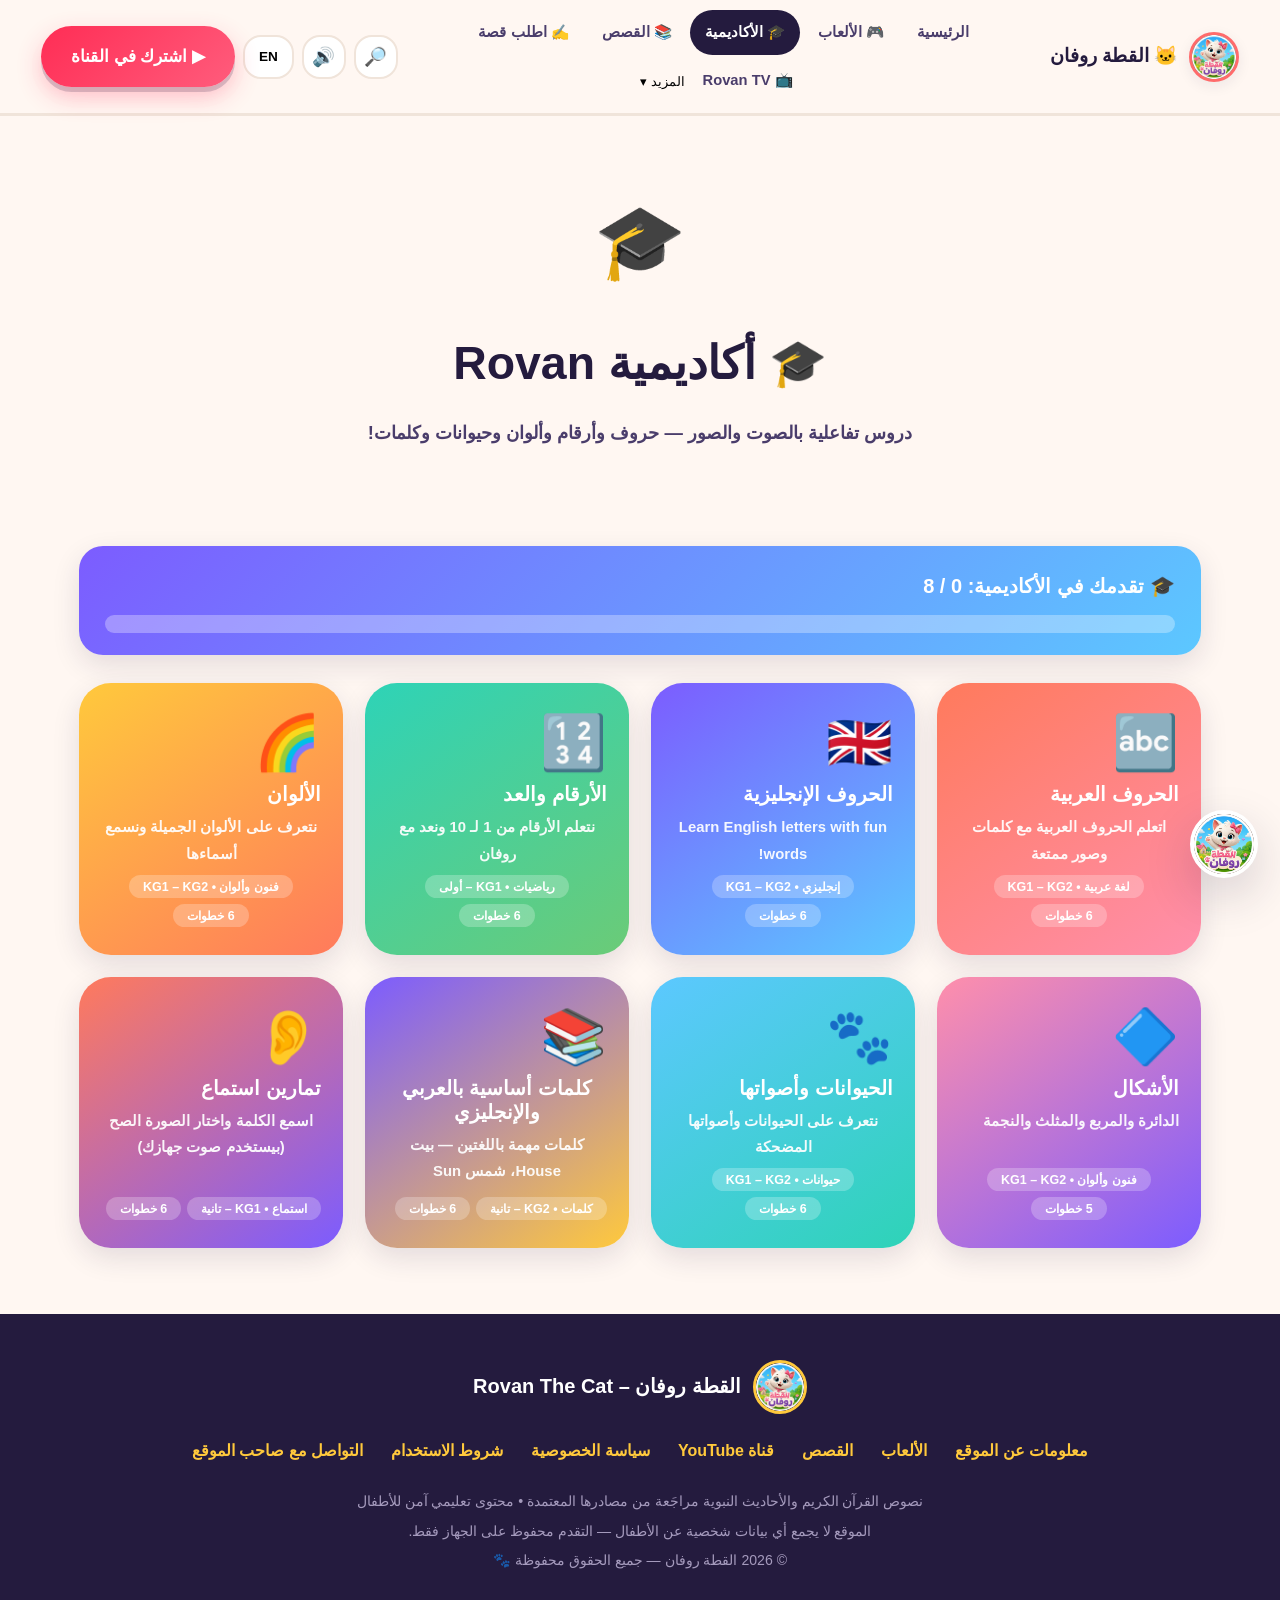
<file: academy.html>
<!DOCTYPE html>
<html lang="ar" dir="rtl">
<head>
<meta charset="UTF-8">
<meta name="viewport" content="width=device-width, initial-scale=1.0">
<title>🎓 أكاديمية Rovan | القطة روفان</title>
<meta name="description" content="أكاديمية القطة روفان: دروس تفاعلية بالصوت والصور — الحروف العربية والإنجليزية، الأرقام، الألوان، الحيوانات، الكلمات وتمارين الاستماع — مع اختبارات ونجوم.">
<link rel="canonical" href="https://rovan-the-cat.vercel.app/academy.html">
<link rel="icon" href="data:image/svg+xml,<svg xmlns='http://www.w3.org/2000/svg' viewBox='0 0 100 100'><text y='.9em' font-size='90'>🐱</text></svg>">
<link rel="stylesheet" href="css/styles.css">
</head>
<body>
<div id="siteHeader"></div>

<main id="main">
  <div class="page-hero">
    <span class="ph-icon" aria-hidden="true">🎓</span>
    <h1 data-i18n="academy.title">🎓 أكاديمية Rovan</h1>
    <p data-i18n="academy.sub">دروس تفاعلية بالصوت والصور — حروف وأرقام وألوان وحيوانات وكلمات!</p>
  </div>

  <section id="academy">
    <div class="quran-progress" style="background:linear-gradient(135deg, var(--purple), var(--sky));">
      <h3>🎓 <span data-i18n="academy.progress">تقدمك في الأكاديمية</span>: <b id="academyCount">0 / 8</b></h3>
      <div class="pbar" role="progressbar" aria-label="تقدم الأكاديمية"><div class="fill" id="academyProgress"></div></div>
    </div>
    <div class="games-grid" id="academyGrid"></div>
  </section>
</main>

<div id="siteFooter"></div>

<button type="button" id="guideBtn" aria-label="مساعد روفان"><img src="images/avatar.jpg" alt=""></button>
<div id="guidePanel"><div class="guide-box" role="dialog" aria-label="مساعد روفان">
  <div style="display:flex; justify-content:space-between; align-items:center; margin-bottom:12px;">
    <b style="font-size:1.15rem;">🐱 Rovan</b>
    <button type="button" class="modal-close" id="guideClose" aria-label="إغلاق">✕</button>
  </div><div id="guideBody"></div>
</div></div>

<div class="modal" id="gameModal" role="dialog" aria-modal="true" aria-label="الدرس">
  <div class="modal-box light">
    <div class="modal-title">
      <span id="gameTitle">🎓</span>
      <button type="button" class="modal-close" aria-label="إغلاق">✕</button>
    </div>
    <div class="game-area">
      <div id="gameInstructions"></div>
      <div id="gameArea"></div>
    </div>
  </div>
</div>
<div id="confettiBox" aria-hidden="true"></div>

<script src="js/data.js"></script>
<script src="js/i18n.js"></script>
<script src="js/speech.js"></script>
<script src="js/games.js"></script>
<script src="js/academy.js"></script>
<script src="js/stories.js"></script>
<script src="js/hifz.js"></script>
<script src="js/main.js"></script>
</body>
</html>
</file>
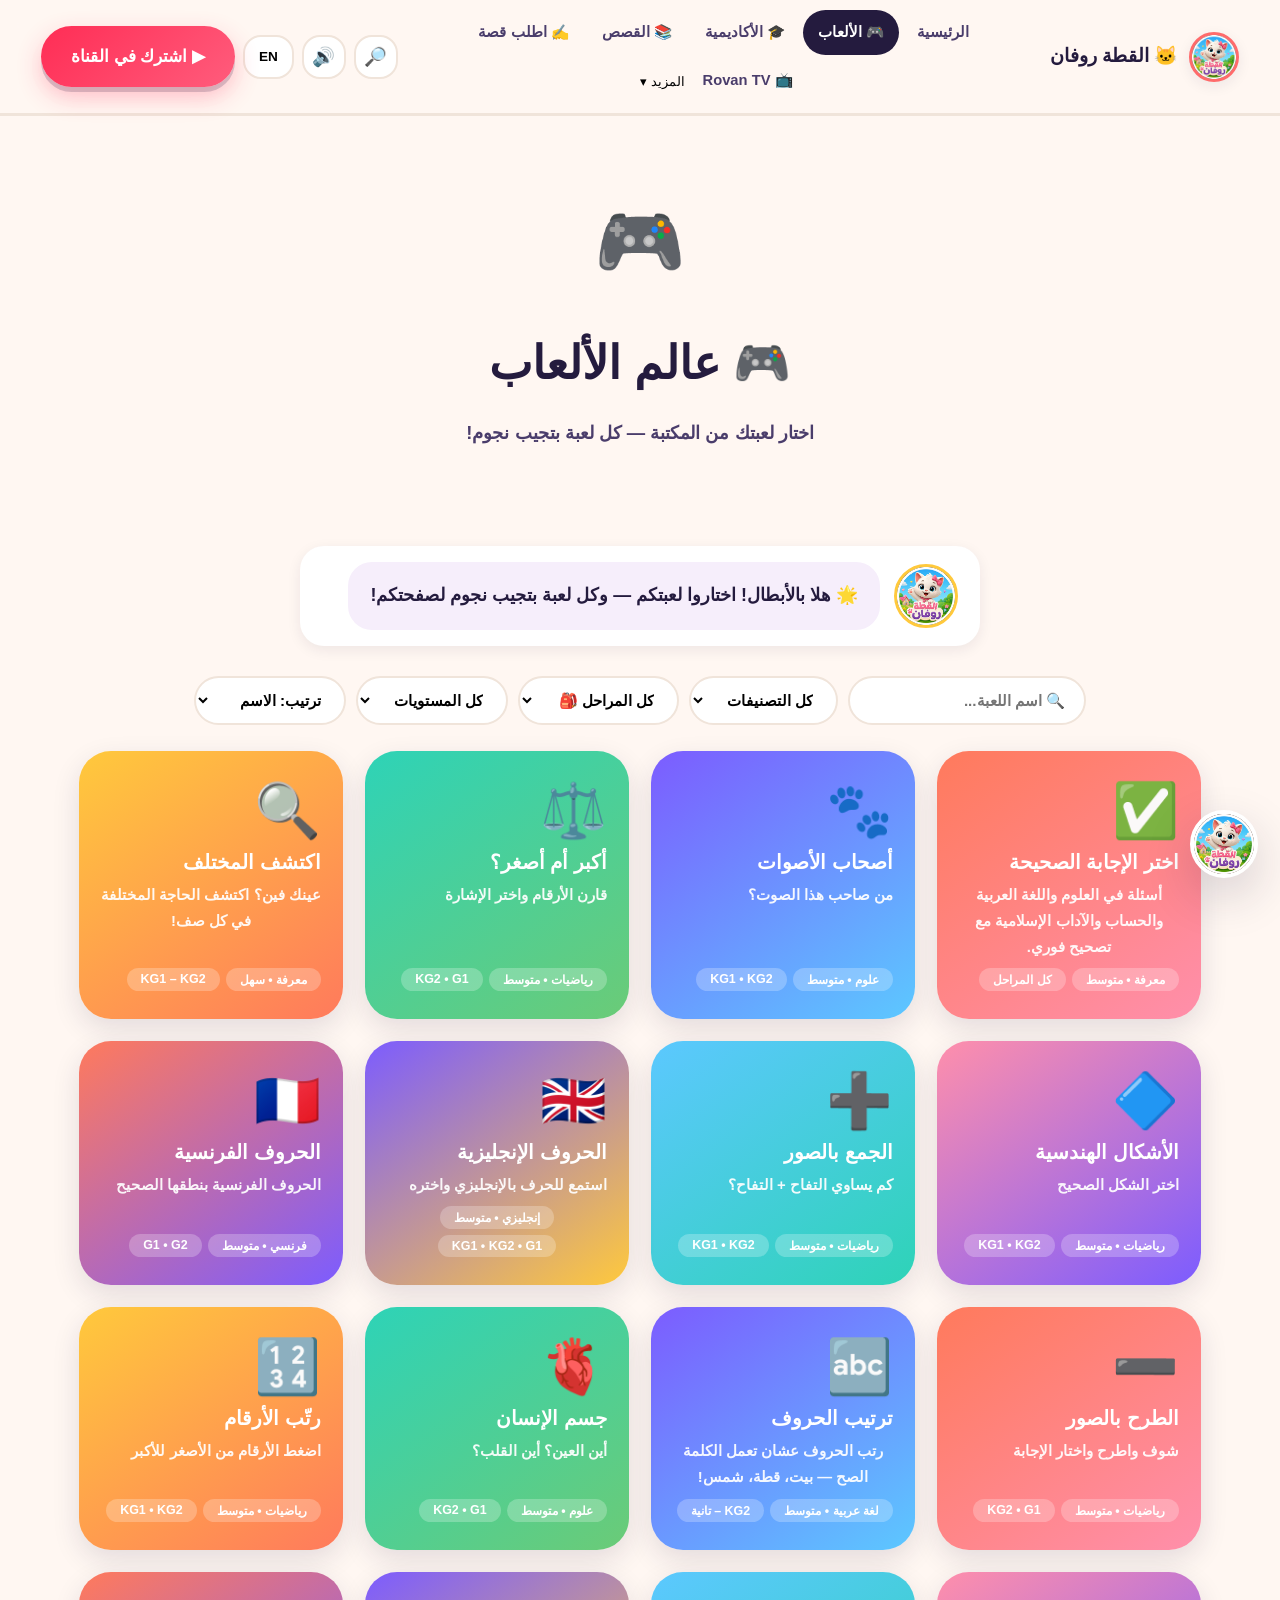
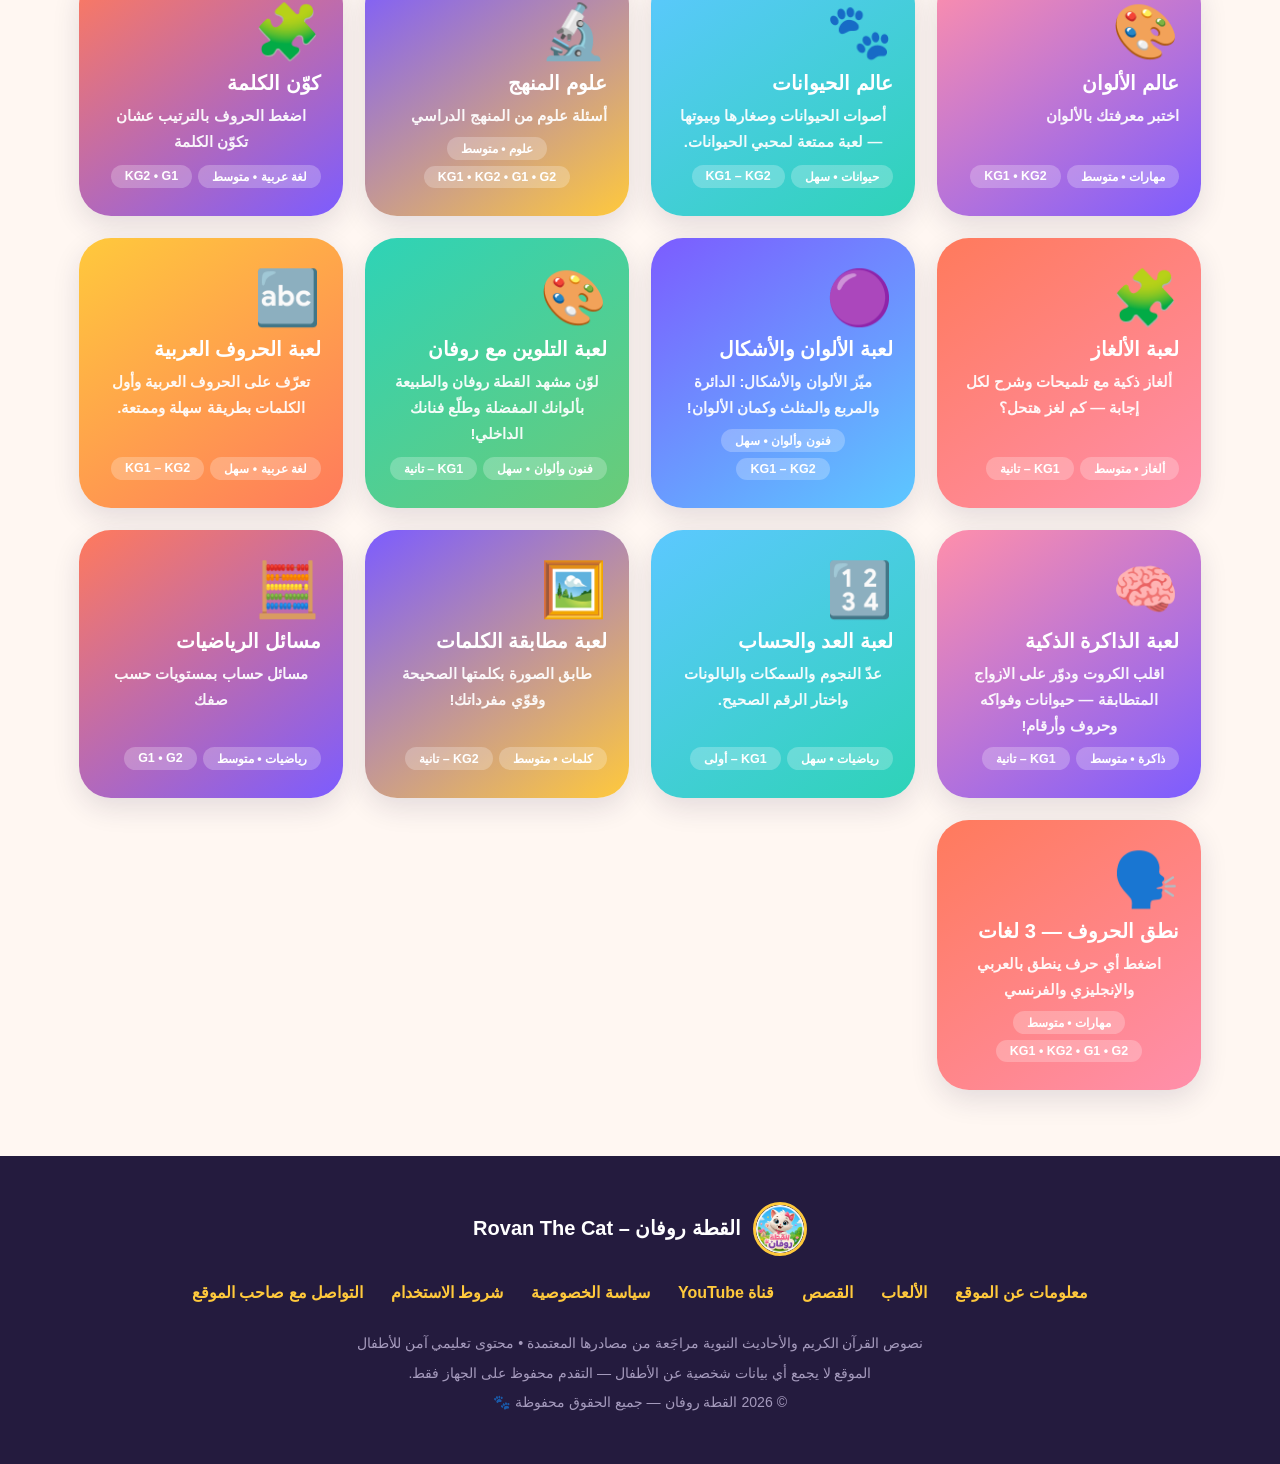
<file: games.html>
<!DOCTYPE html>
<html lang="ar" dir="rtl">
<head>
<meta charset="UTF-8">
<meta name="viewport" content="width=device-width, initial-scale=1.0">
<title>🎮 عالم الألعاب | القطة روفان</title>
<meta name="description" content="25 لعبة تعليمية للأطفال مع القطة روفان: الذاكرة، الألغاز، التلوين، الحروف، الأرقام، الألوان، مطابقة الكلمات وأكثر — بنجوم وشارات.">
<link rel="canonical" href="https://rovan-the-cat.vercel.app/games.html">
<link rel="icon" href="data:image/svg+xml,<svg xmlns='http://www.w3.org/2000/svg' viewBox='0 0 100 100'><text y='.9em' font-size='90'>🐱</text></svg>">
<link rel="stylesheet" href="css/styles.css">
</head>
<body>
<div id="siteHeader"></div>

<main id="main">
  <div class="page-hero">
    <span class="ph-icon" aria-hidden="true">🎮</span>
    <h1 data-i18n="games.title">🎮 عالم الألعاب</h1>
    <p data-i18n="games.sub">اختار لعبتك من المكتبة — كل لعبة بتجيب نجوم!</p>
  </div>

  <section id="games">
    <div class="mascot-guide">
      <img src="images/avatar.jpg" alt="روفان">
      <div class="bubble">🌟 هلا بالأبطال! اختاروا لعبتكم — وكل لعبة بتجيب نجوم لصفحتكم!</div>
    </div>

    <div class="games-controls" role="group" aria-label="البحث والتصفية">
      <input type="search" id="gameSearch" data-i18n-ph="games.search" placeholder="🔍 اسم اللعبة..." aria-label="البحث عن لعبة">
      <select id="gameCat" aria-label="التصنيف">
        <option value="all" data-i18n="games.allCats">كل التصنيفات</option>
        <option>ذاكرة</option>
        <option>ألغاز</option>
        <option>فنون وألوان</option>
        <option>معرفة</option>
        <option>حيوانات</option>
        <option>رياضيات</option>
        <option>علوم</option>
        <option>لغة عربية</option>
        <option>كلمات</option>
        <option>مهارات</option>
        <option>إنجليزي</option>
        <option>فرنسي</option>
      </select>
      <select id="gameGrade" aria-label="الصف الدراسي">
        <option value="all">كل المراحل 🎒</option>
        <option value="KG1">كي جي 1 🐣</option>
        <option value="KG2">كي جي 2 🌱</option>
        <option value="G1">أولى ابتدائي 📘</option>
        <option value="G2">تانية ابتدائي 📗</option>
      </select>
      <select id="gameDiff" aria-label="مستوى الصعوبة">
        <option value="all" data-i18n="games.allDiff">كل المستويات</option>
        <option>سهل</option>
        <option>متوسط</option>
      </select>
      <select id="gameSort" aria-label="الترتيب">
        <option value="name" data-i18n="games.sortName">ترتيب: الاسم</option>
        <option value="new" data-i18n="games.sortNew">ترتيب: الأحدث</option>
      </select>
    </div>

    <div class="games-grid" id="gamesGrid"></div>
  </section>
</main>

<div id="siteFooter"></div>

<button type="button" id="guideBtn" aria-label="مساعد روفان"><img src="images/avatar.jpg" alt=""></button>
<div id="guidePanel"><div class="guide-box" role="dialog" aria-label="مساعد روفان">
  <div style="display:flex; justify-content:space-between; align-items:center; margin-bottom:12px;">
    <b style="font-size:1.15rem;">🐱 Rovan</b>
    <button type="button" class="modal-close" id="guideClose" aria-label="إغلاق">✕</button>
  </div><div id="guideBody"></div>
</div></div>

<div class="modal" id="gameModal" role="dialog" aria-modal="true" aria-label="اللعبة">
  <div class="modal-box light">
    <div class="modal-title">
      <span id="gameTitle">🎮</span>
      <button type="button" class="modal-close" aria-label="إغلاق">✕</button>
    </div>
    <div class="game-area">
      <div id="gameInstructions"></div>
      <div id="gameArea"></div>
    </div>
  </div>
</div>
<div id="confettiBox" aria-hidden="true"></div>

<script src="js/data.js"></script>
<script src="js/i18n.js"></script>
<script src="js/speech.js"></script>
<script src="js/games.js"></script>
<script src="js/academy.js"></script>
<script src="js/stories.js"></script>
<script src="js/hifz.js"></script>
<script src="js/main.js"></script>
</body>
</html>
</file>
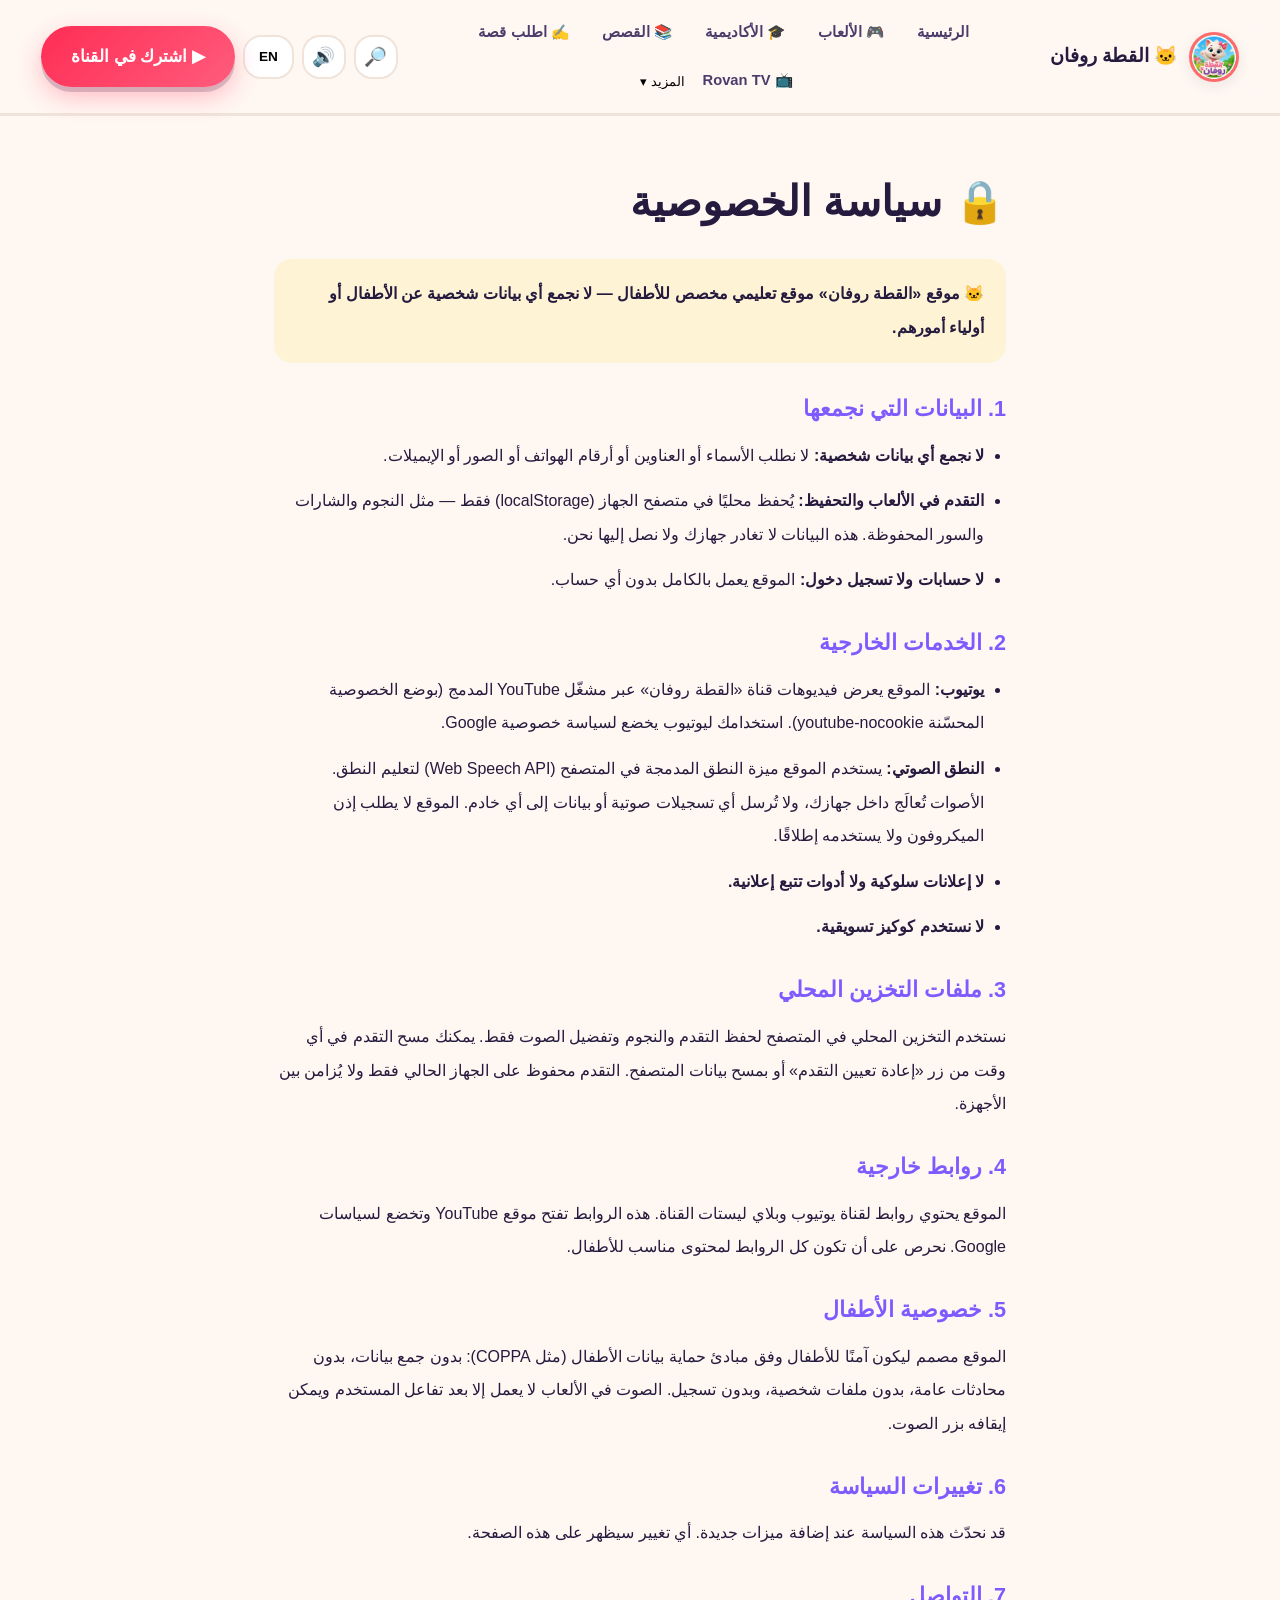
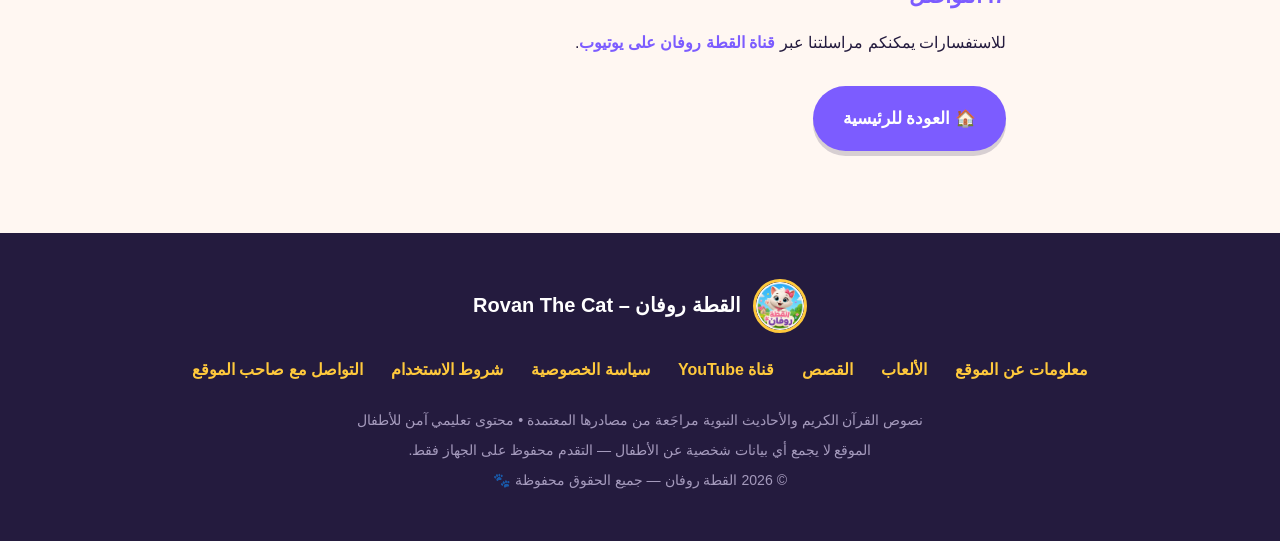
<file: privacy.html>
<!DOCTYPE html>
<html lang="ar" dir="rtl">
<head>
<meta charset="UTF-8">
<meta name="viewport" content="width=device-width, initial-scale=1.0">
<title>سياسة الخصوصية | القطة روفان</title>
<meta name="description" content="سياسة الخصوصية لموقع القطة روفان — موقع تعليمي للأطفال لا يجمع أي بيانات شخصية.">
<meta name="robots" content="index, follow">
<link rel="canonical" href="https://rovan-the-cat.vercel.app/privacy.html">
<link rel="icon" href="data:image/svg+xml,<svg xmlns='http://www.w3.org/2000/svg' viewBox='0 0 100 100'><text y='.9em' font-size='90'>🐱</text></svg>">
<link rel="stylesheet" href="css/styles.css">
</head>
<body>
<div id="siteHeader"></div>

<main class="page-wrap">
  <h1>🔒 سياسة الخصوصية</h1>
  <p class="notice">🐱 موقع «القطة روفان» موقع تعليمي مخصص للأطفال — لا نجمع أي بيانات شخصية عن الأطفال أو أولياء أمورهم.</p>

  <h2>1. البيانات التي نجمعها</h2>
  <ul>
    <li><b>لا نجمع أي بيانات شخصية:</b> لا نطلب الأسماء أو العناوين أو أرقام الهواتف أو الصور أو الإيميلات.</li>
    <li><b>التقدم في الألعاب والتحفيظ:</b> يُحفظ محليًا في متصفح الجهاز (localStorage) فقط — مثل النجوم والشارات والسور المحفوظة. هذه البيانات لا تغادر جهازك ولا نصل إليها نحن.</li>
    <li><b>لا حسابات ولا تسجيل دخول:</b> الموقع يعمل بالكامل بدون أي حساب.</li>
  </ul>

  <h2>2. الخدمات الخارجية</h2>
  <ul>
    <li><b>يوتيوب:</b> الموقع يعرض فيديوهات قناة «القطة روفان» عبر مشغّل YouTube المدمج (بوضع الخصوصية المحسّنة youtube-nocookie). استخدامك ليوتيوب يخضع لسياسة خصوصية Google.</li>
    <li><b>النطق الصوتي:</b> يستخدم الموقع ميزة النطق المدمجة في المتصفح (Web Speech API) لتعليم النطق. الأصوات تُعالَج داخل جهازك، ولا تُرسل أي تسجيلات صوتية أو بيانات إلى أي خادم. الموقع لا يطلب إذن الميكروفون ولا يستخدمه إطلاقًا.</li>
    <li><b>لا إعلانات سلوكية ولا أدوات تتبع إعلانية.</b></li>
    <li><b>لا نستخدم كوكيز تسويقية.</b></li>
  </ul>

  <h2>3. ملفات التخزين المحلي</h2>
  <p>نستخدم التخزين المحلي في المتصفح لحفظ التقدم والنجوم وتفضيل الصوت فقط. يمكنك مسح التقدم في أي وقت من زر «إعادة تعيين التقدم» أو بمسح بيانات المتصفح. التقدم محفوظ على الجهاز الحالي فقط ولا يُزامن بين الأجهزة.</p>

  <h2>4. روابط خارجية</h2>
  <p>الموقع يحتوي روابط لقناة يوتيوب وبلاي ليستات القناة. هذه الروابط تفتح موقع YouTube وتخضع لسياسات Google. نحرص على أن تكون كل الروابط لمحتوى مناسب للأطفال.</p>

  <h2>5. خصوصية الأطفال</h2>
  <p>الموقع مصمم ليكون آمنًا للأطفال وفق مبادئ حماية بيانات الأطفال (مثل COPPA): بدون جمع بيانات، بدون محادثات عامة، بدون ملفات شخصية، وبدون تسجيل. الصوت في الألعاب لا يعمل إلا بعد تفاعل المستخدم ويمكن إيقافه بزر الصوت.</p>

  <h2>6. تغييرات السياسة</h2>
  <p>قد نحدّث هذه السياسة عند إضافة ميزات جديدة. أي تغيير سيظهر على هذه الصفحة.</p>

  <h2>7. التواصل</h2>
  <p>للاستفسارات يمكنكم مراسلتنا عبر <a href="https://www.youtube.com/@RovanTheCat" target="_blank" rel="noopener" style="color:var(--purple); font-weight:900;">قناة القطة روفان على يوتيوب</a>.</p>

  <p style="margin-top:26px;"><a class="btn btn-play" href="index.html">🏠 العودة للرئيسية</a></p>
</main>

<div id="siteFooter"></div>
<script src="js/data.js"></script>
<script src="js/i18n.js"></script>
<script src="js/speech.js"></script>
<script src="js/hifz.js"></script>
<script src="js/main.js"></script>
</body>
</html>
</file>
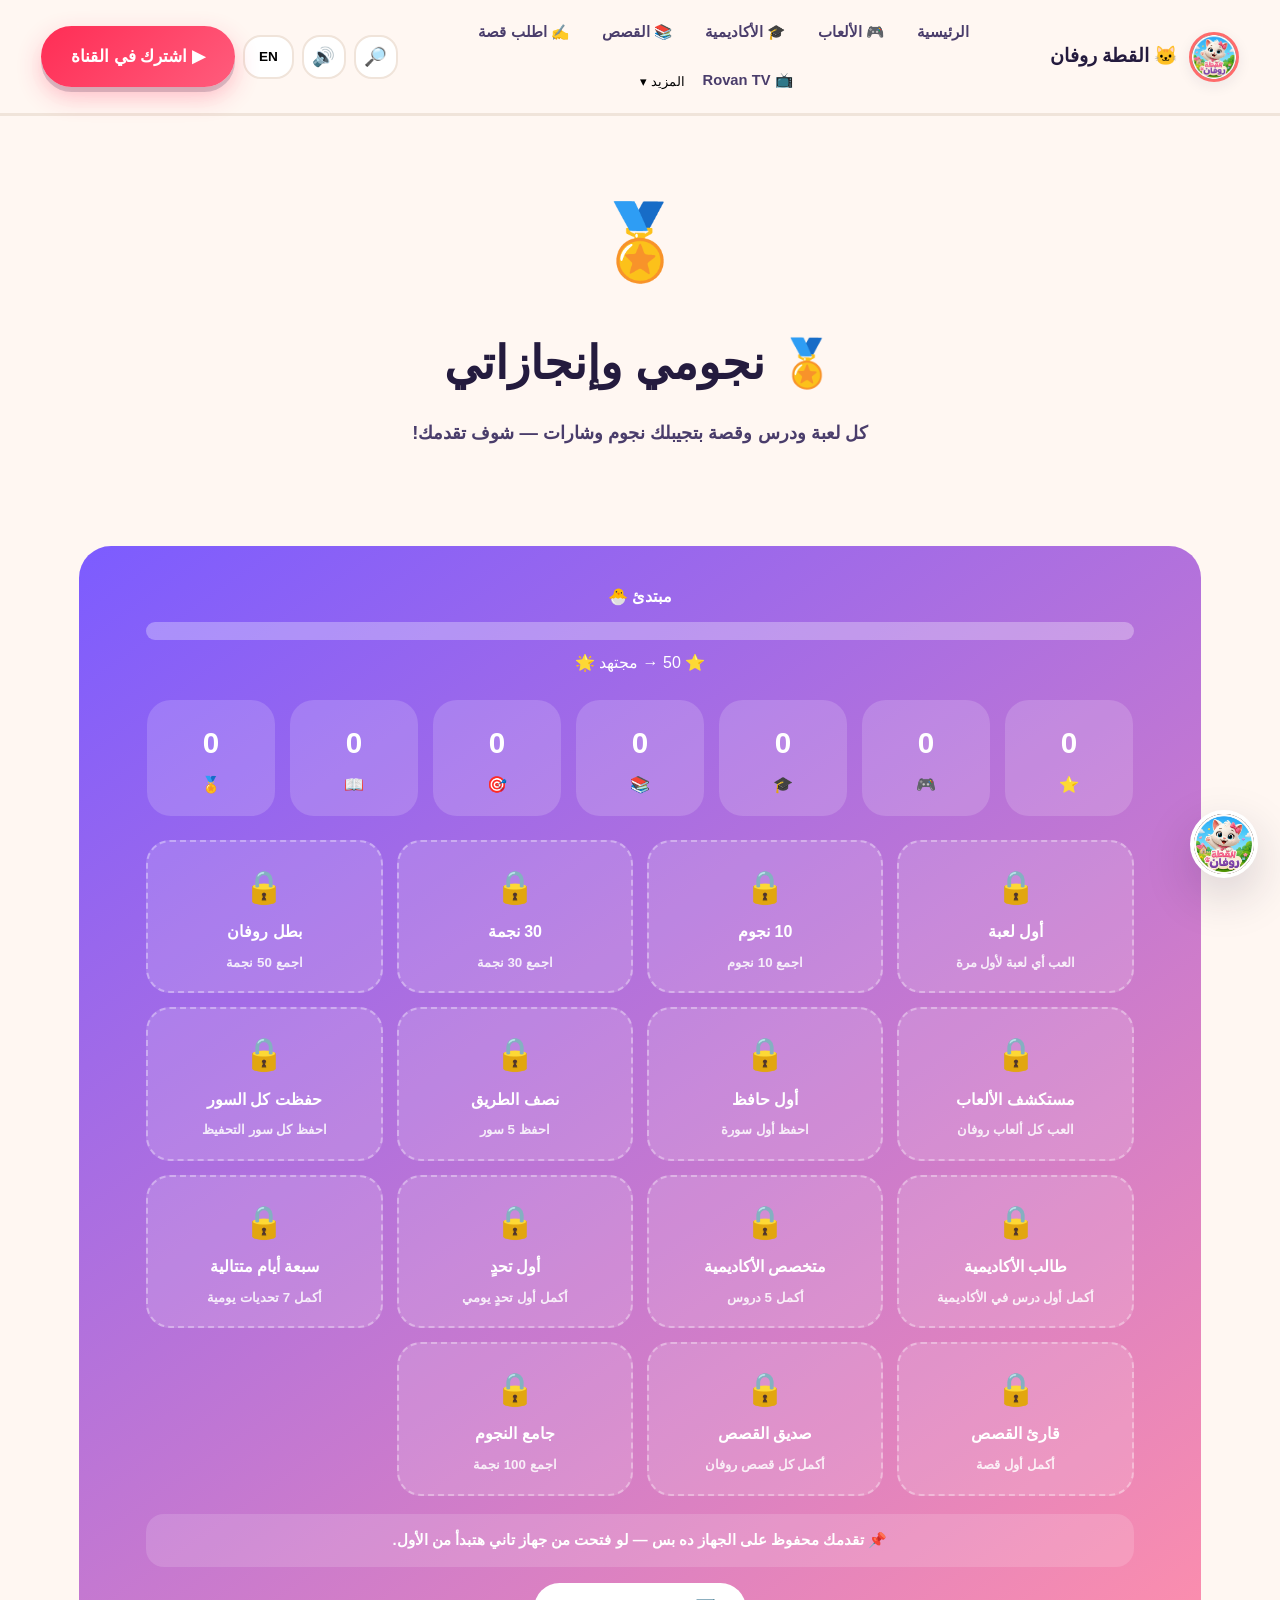
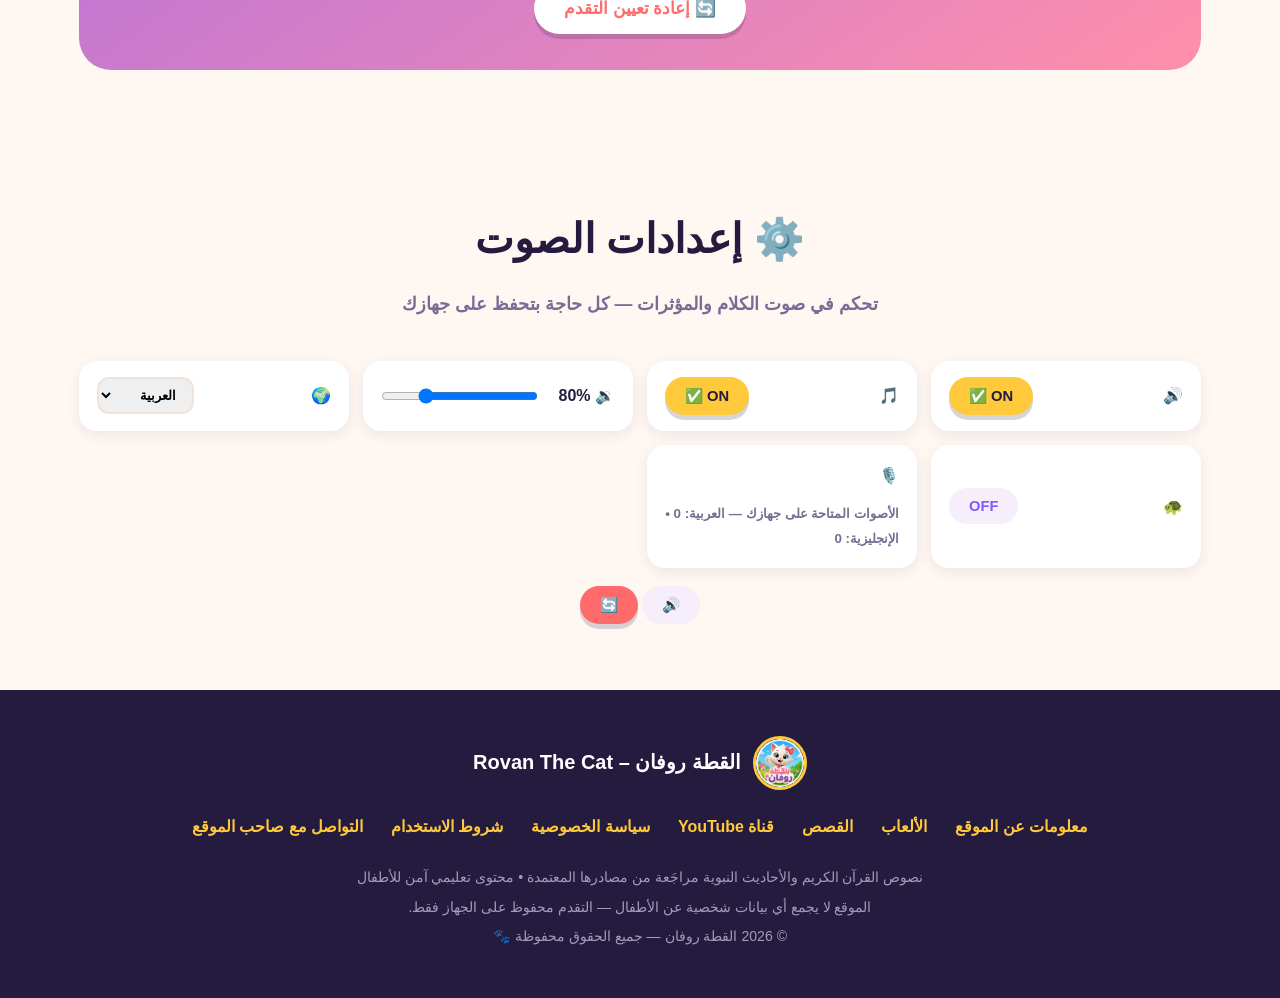
<file: progress.html>
<!DOCTYPE html>
<html lang="ar" dir="rtl">
<head>
<meta charset="UTF-8">
<meta name="viewport" content="width=device-width, initial-scale=1.0">
<title>🏅 نجومي وإنجازاتي | القطة روفان</title>
<meta name="description" content="نجومك وشاراتك ومستواك في عالم القطة روفان — التقدم محفوظ على جهازك.">
<meta name="robots" content="index, follow">
<link rel="canonical" href="https://rovan-the-cat.vercel.app/progress.html">
<link rel="icon" href="data:image/svg+xml,<svg xmlns='http://www.w3.org/2000/svg' viewBox='0 0 100 100'><text y='.9em' font-size='90'>🐱</text></svg>">
<link rel="stylesheet" href="css/styles.css">
</head>
<body>
<div id="siteHeader"></div>

<main id="main">
  <div class="page-hero">
    <span class="ph-icon" aria-hidden="true">🏅</span>
    <h1 data-i18n="progress.title">🏅 نجومي وإنجازاتي</h1>
    <p data-i18n="progress.sub">كل لعبة ودرس وقصة بتجيبلك نجوم وشارات — شوف تقدمك!</p>
  </div>

  <section id="progress">
    <div class="progress-panel">
      <div id="levelInfo" style="text-align:center; margin-bottom:22px;"></div>
      <div class="progress-stats" id="progressStats"></div>
      <div class="badges-grid" id="badgesGrid"></div>
      <p class="device-note" data-i18n="progress.deviceNote">📌 تقدمك محفوظ على الجهاز ده بس — لو فتحت من جهاز تاني هتبدأ من الأول.</p>
      <div style="text-align:center; margin-top:16px;">
        <button type="button" class="btn btn-white" id="resetProgress" data-i18n="progress.reset">🔄 إعادة تعيين التقدم</button>
      </div>
    </div>
  </section>

  <section id="settings">
    <div class="sec-head">
      <h2 data-i18n="settings.title">⚙️ إعدادات الصوت</h2>
      <p data-i18n="settings.sub">تحكم في صوت الكلام والمؤثرات — كل حاجة بتحفظ على جهازك</p>
    </div>
    <div id="settingsBox"></div>
  </section>
</main>

<div id="siteFooter"></div>

<button type="button" id="guideBtn" aria-label="مساعد روفان"><img src="images/avatar.jpg" alt=""></button>
<div id="guidePanel"><div class="guide-box" role="dialog" aria-label="مساعد روفان">
  <div style="display:flex; justify-content:space-between; align-items:center; margin-bottom:12px;">
    <b style="font-size:1.15rem;">🐱 Rovan</b>
    <button type="button" class="modal-close" id="guideClose" aria-label="إغلاق">✕</button>
  </div><div id="guideBody"></div>
</div></div>
<div id="confettiBox" aria-hidden="true"></div>

<script src="js/data.js"></script>
<script src="js/i18n.js"></script>
<script src="js/speech.js"></script>
<script src="js/games.js"></script>
<script src="js/academy.js"></script>
<script src="js/stories.js"></script>
<script src="js/hifz.js"></script>
<script src="js/main.js"></script>
</body>
</html>
</file>
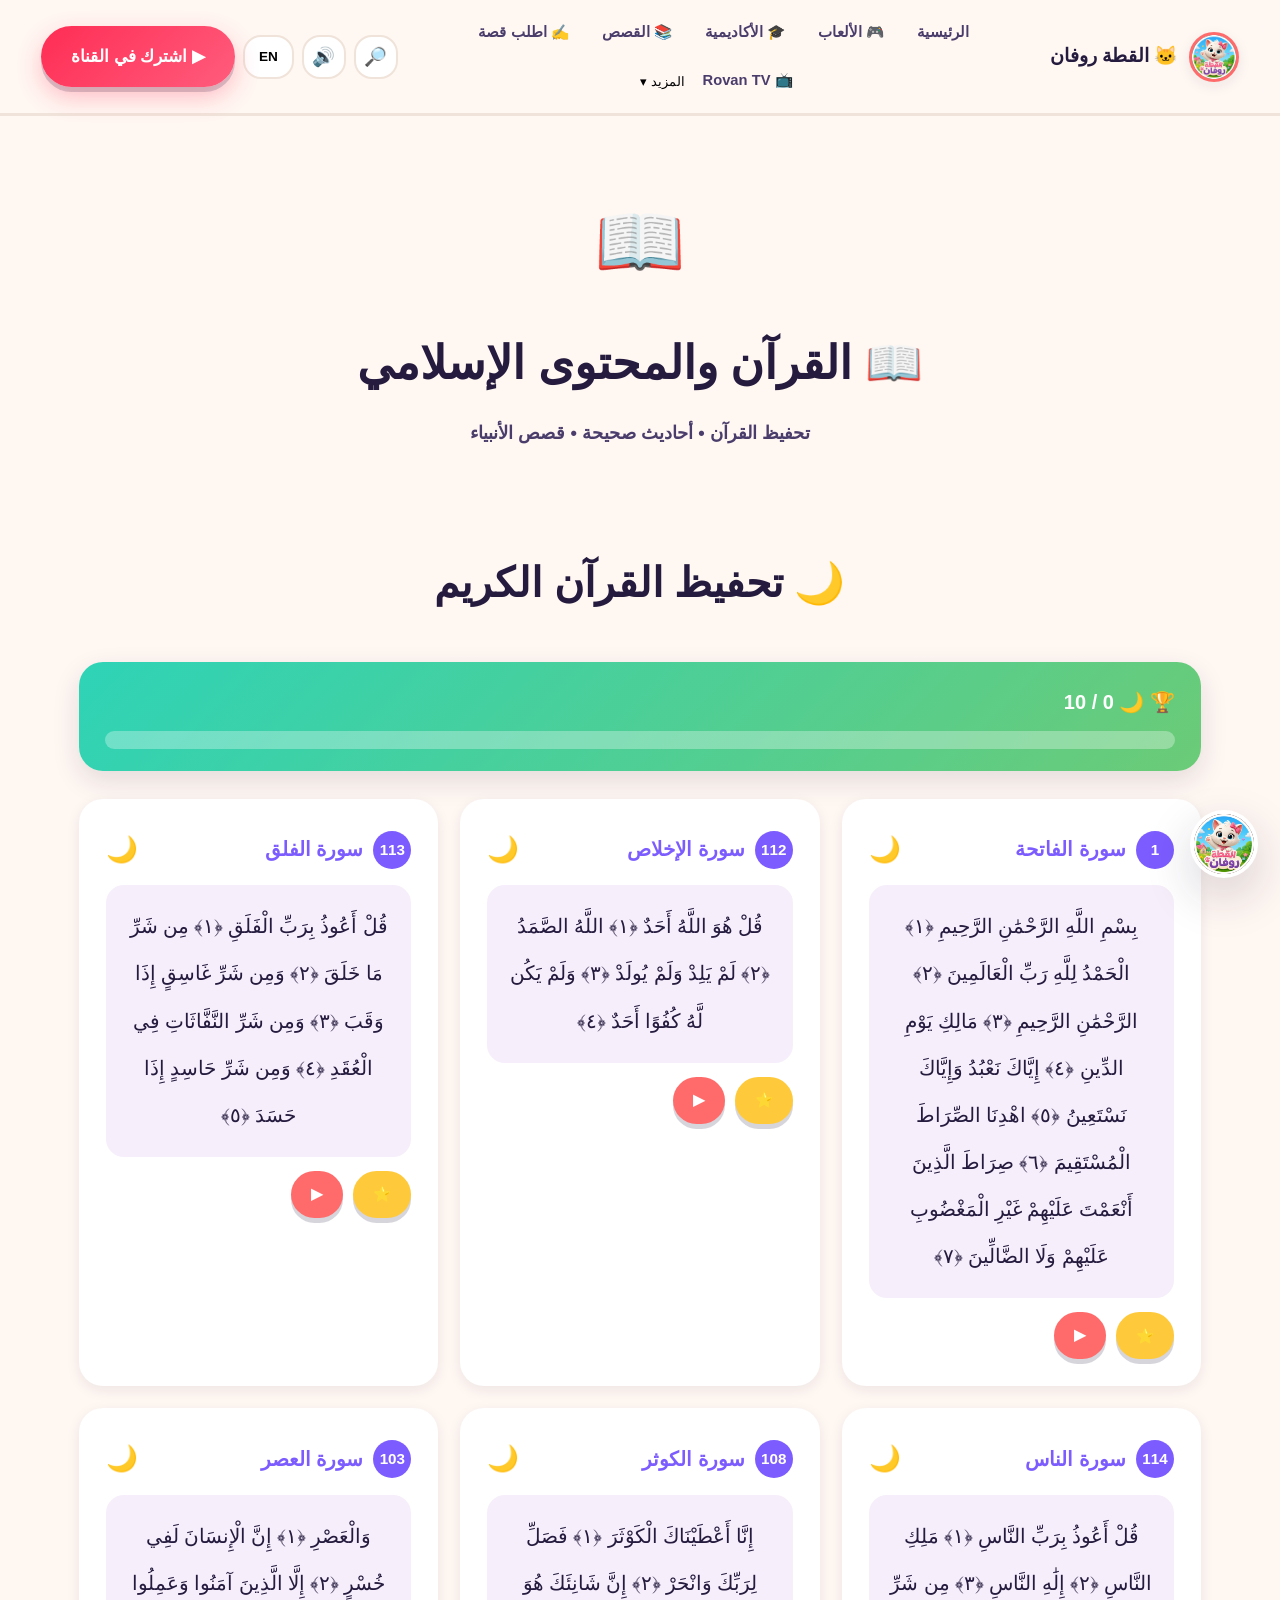
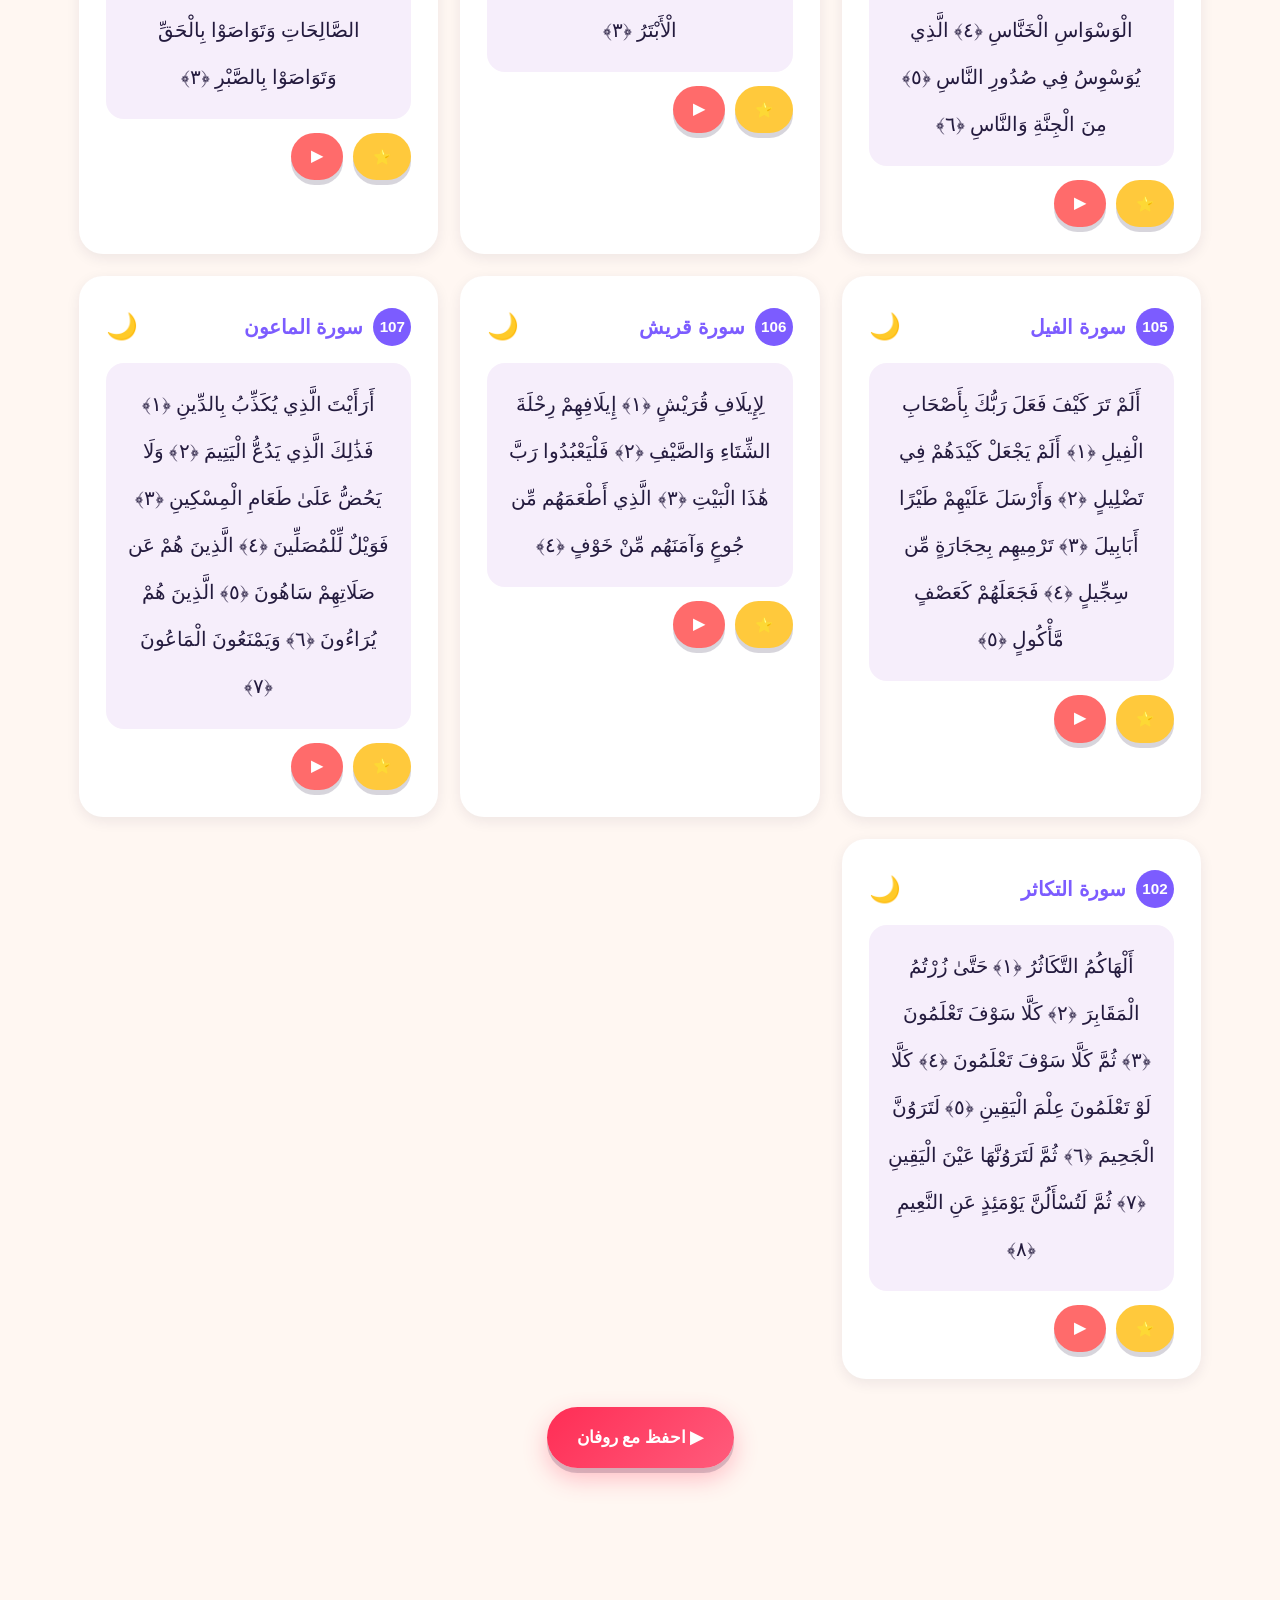
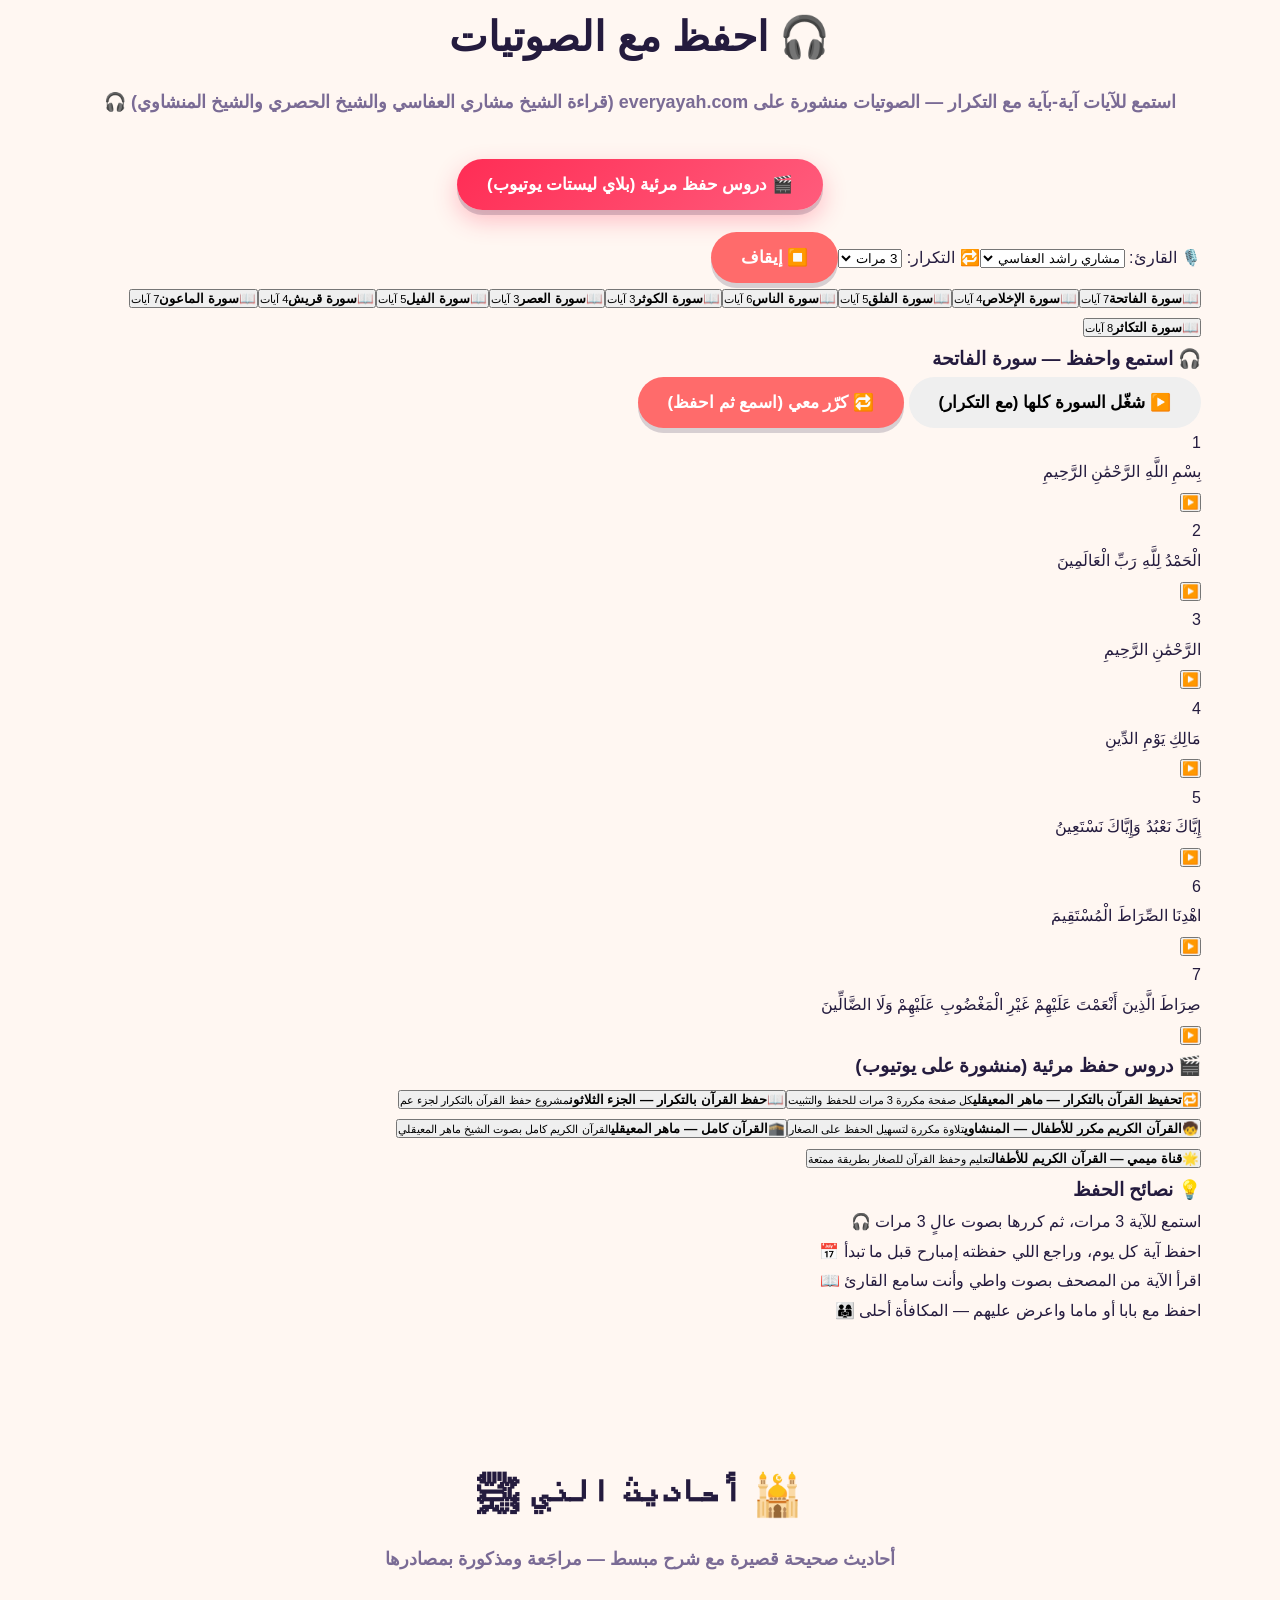
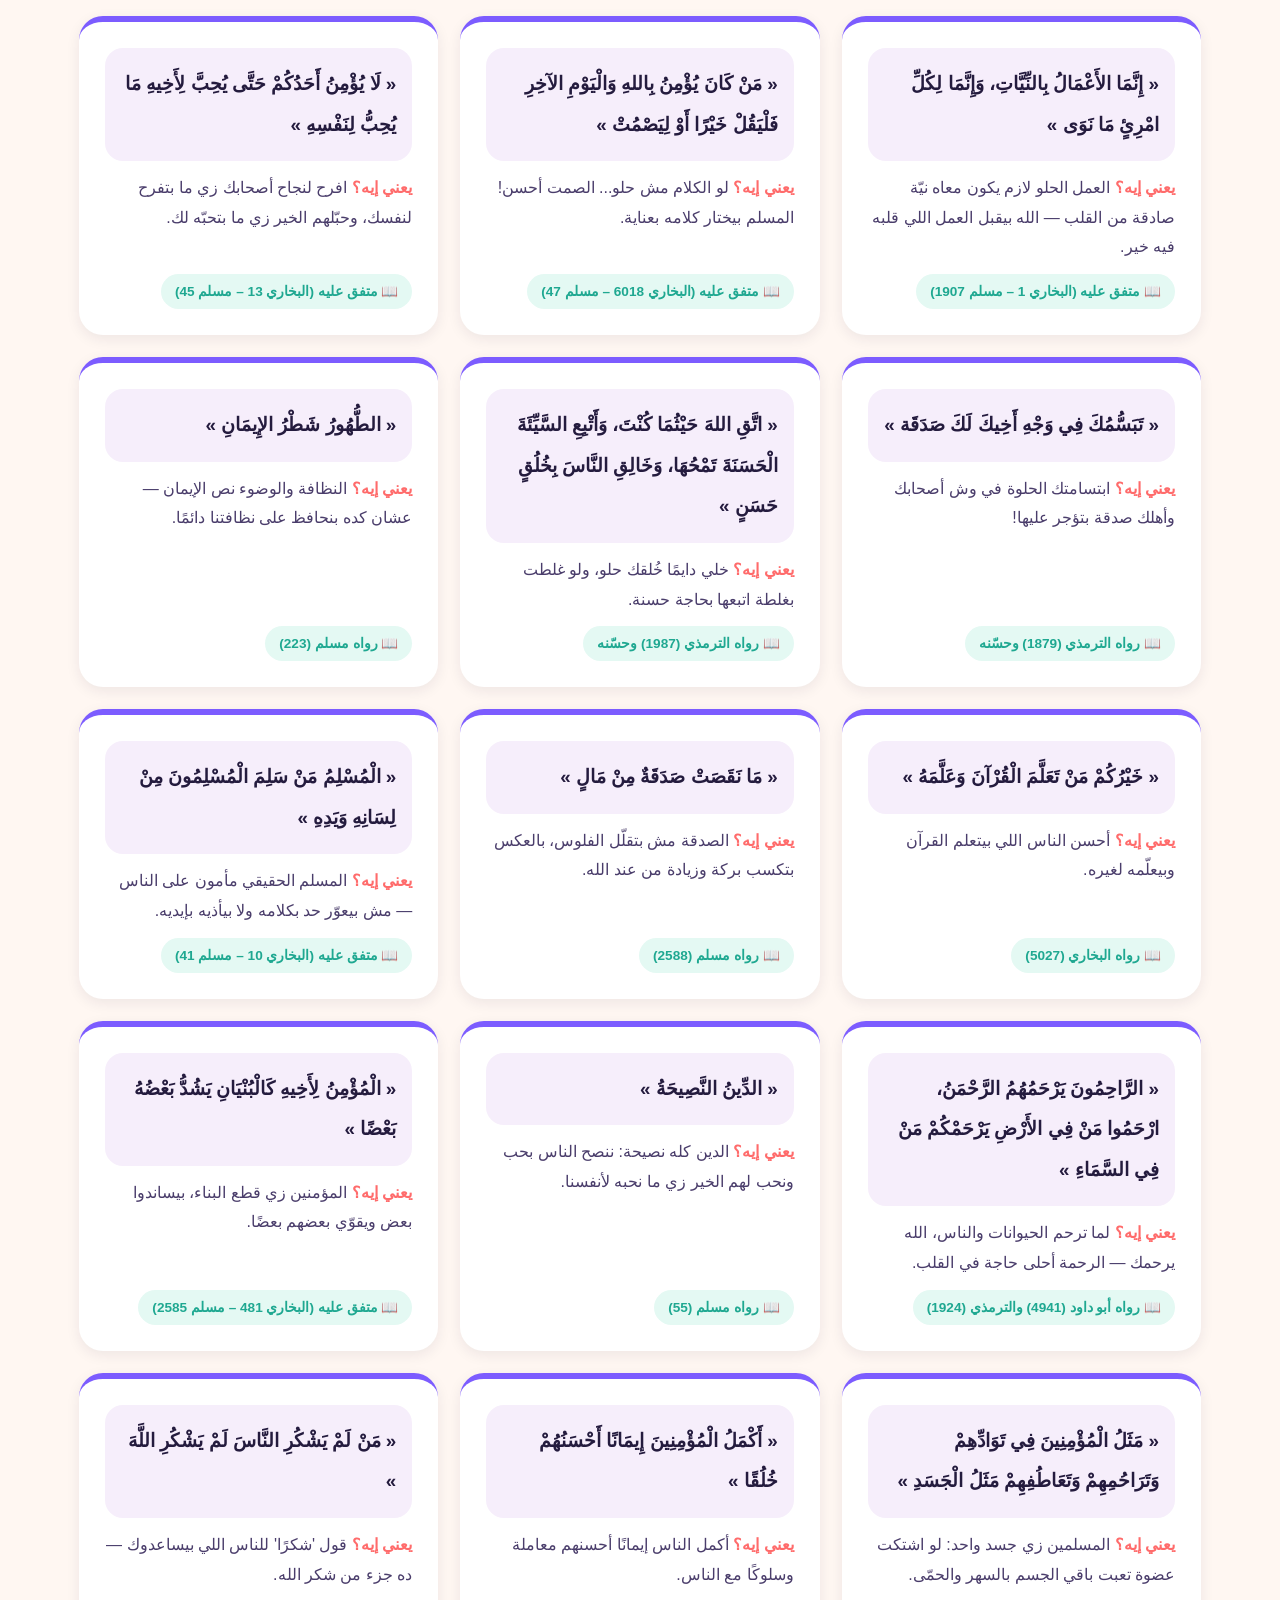
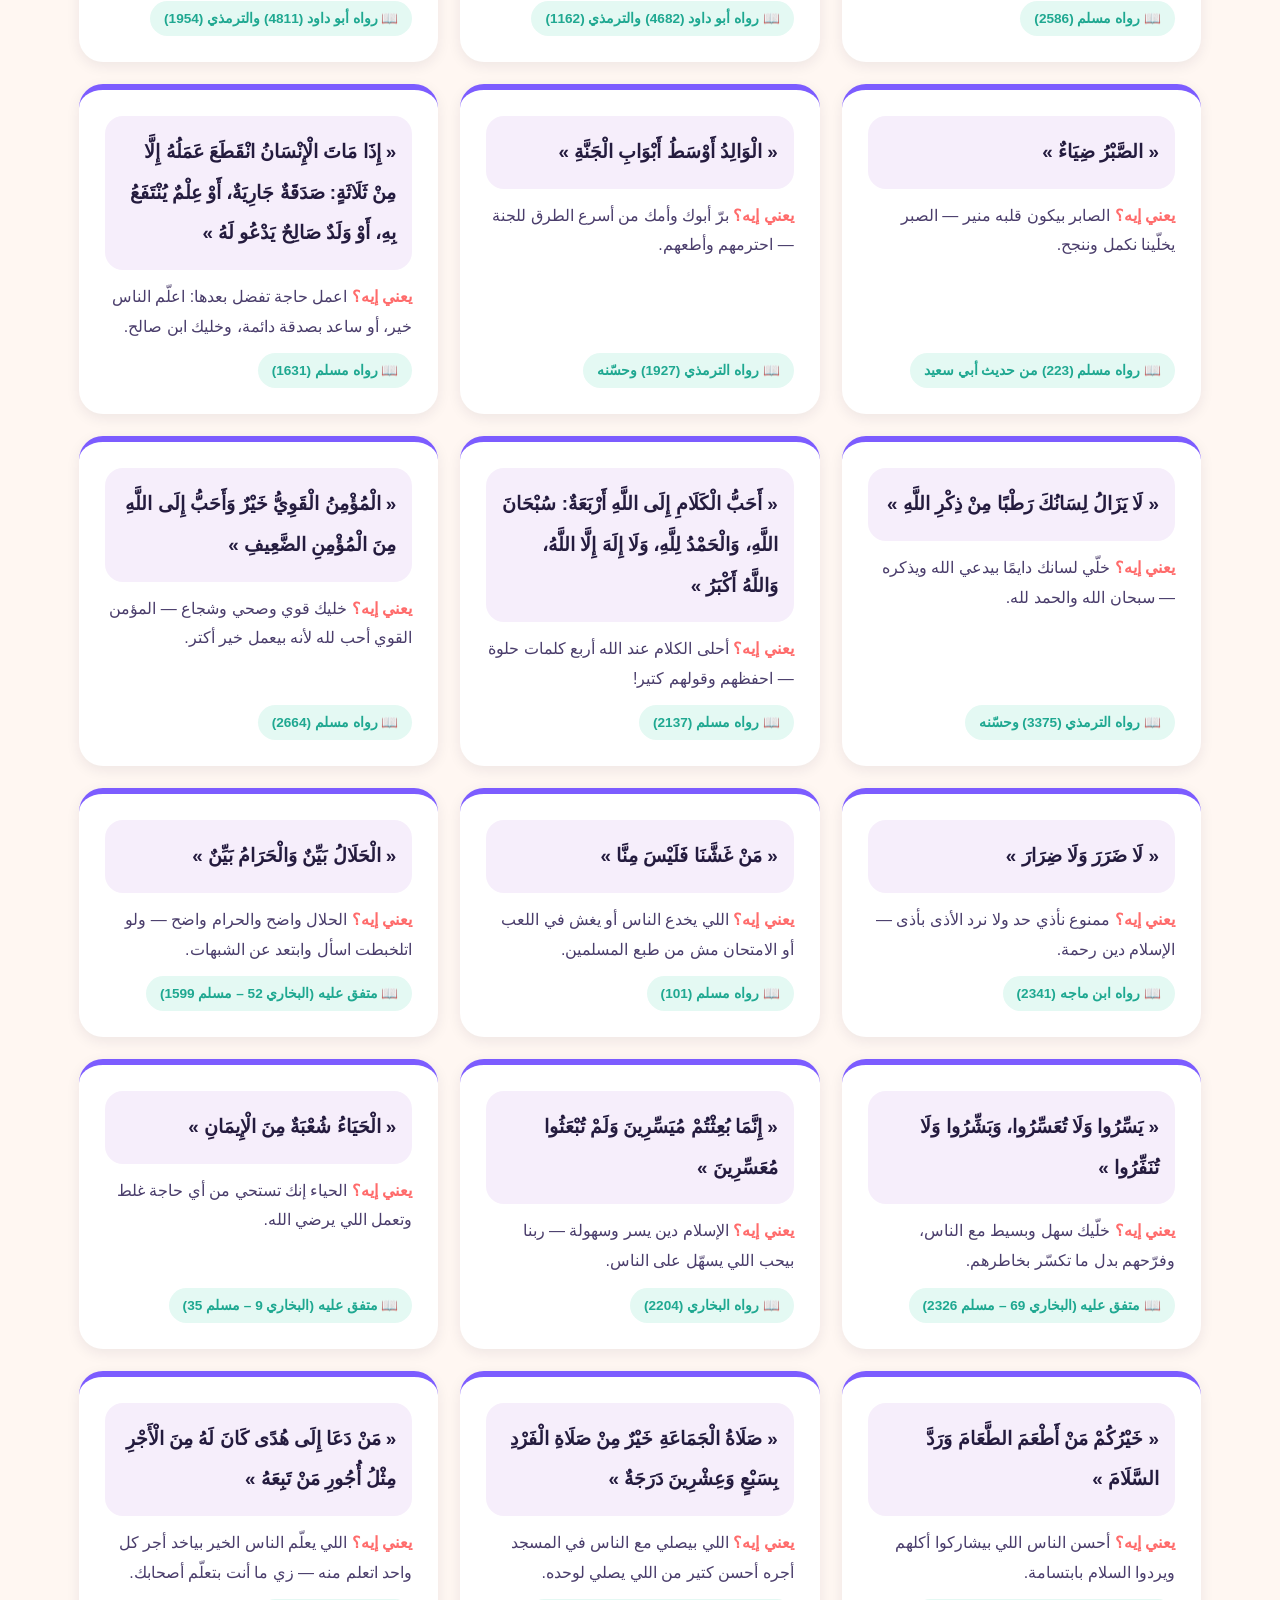
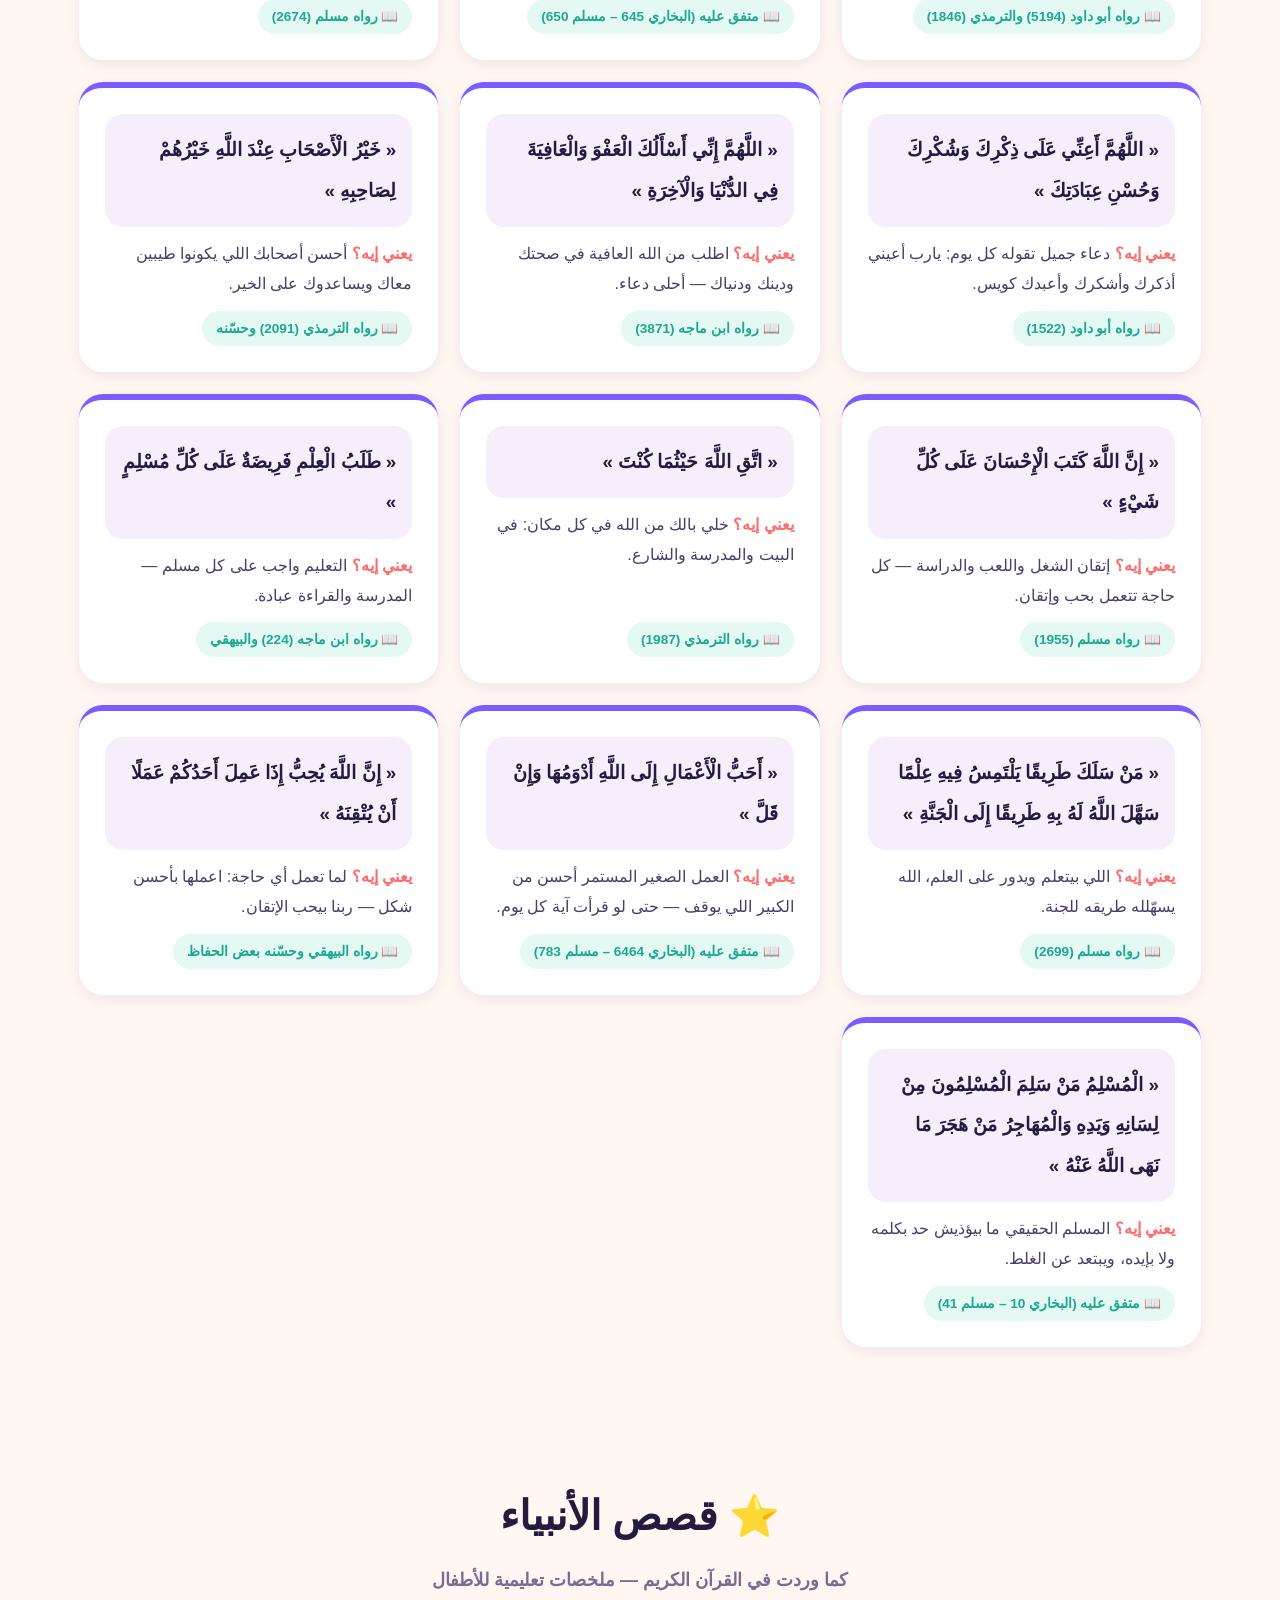
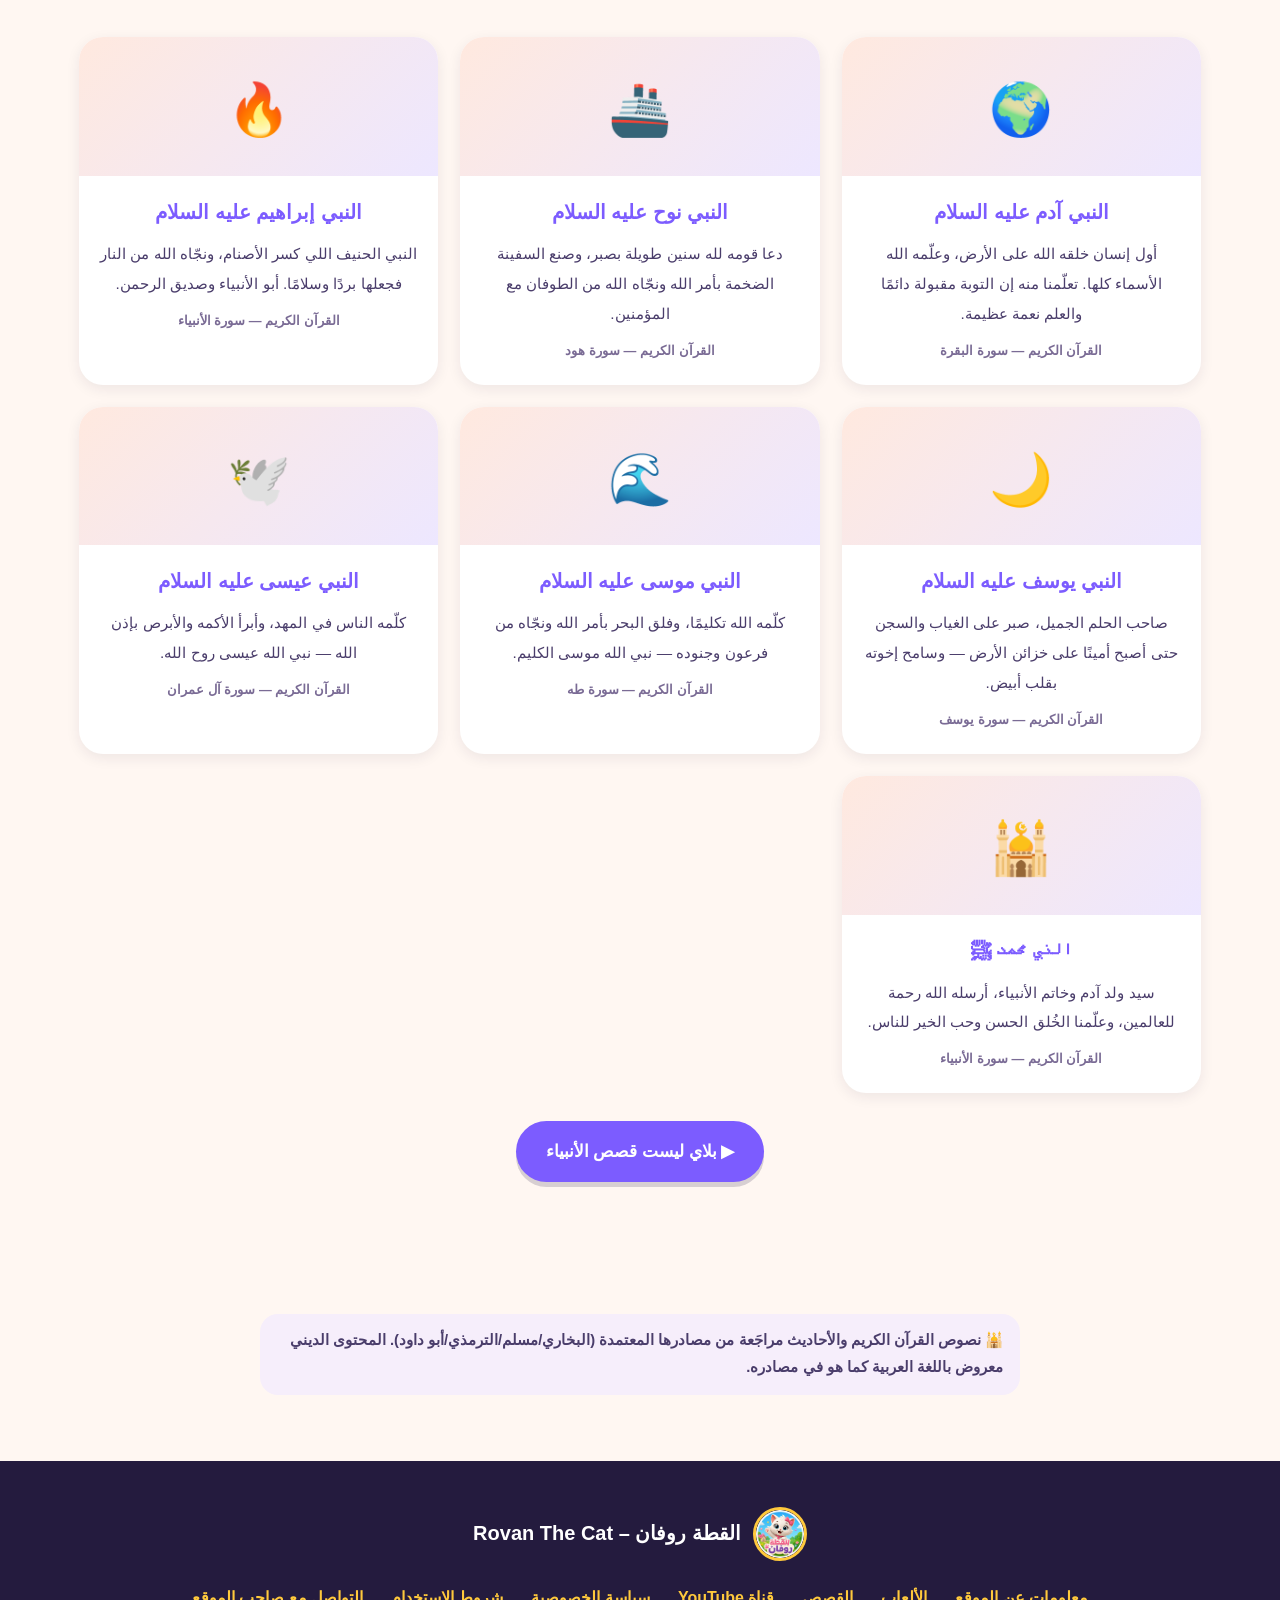
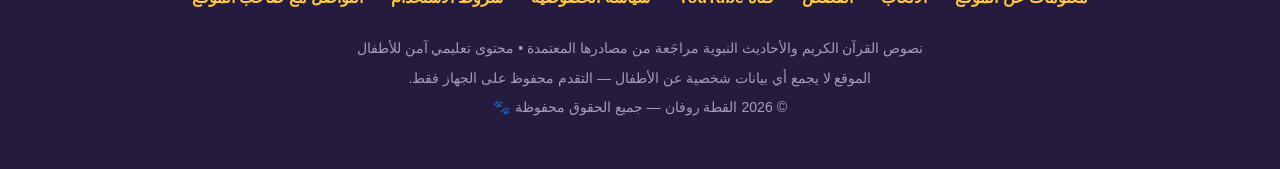
<file: quran.html>
<!DOCTYPE html>
<html lang="ar" dir="rtl">
<head>
<meta charset="UTF-8">
<meta name="viewport" content="width=device-width, initial-scale=1.0">
<title>📖 القرآن والمحتوى الإسلامي | القطة روفان</title>
<meta name="description" content="تحفيظ القرآن الكريم للأطفال (10 سور قصيرة بالتشكيل)، أحاديث نبوية صحيحة بمصادرها، وقصص الأنبياء كما وردت في القرآن الكريم — مراجَعة وموثقة.">
<link rel="canonical" href="https://rovan-the-cat.vercel.app/quran.html">
<link rel="icon" href="data:image/svg+xml,<svg xmlns='http://www.w3.org/2000/svg' viewBox='0 0 100 100'><text y='.9em' font-size='90'>🐱</text></svg>">
<link rel="stylesheet" href="css/styles.css">
</head>
<body>
<div id="siteHeader"></div>

<main id="main">
  <div class="page-hero">
    <span class="ph-icon" aria-hidden="true">📖</span>
    <h1 data-i18n="quran.title">📖 القرآن والمحتوى الإسلامي</h1>
    <p data-i18n="quran.sub">تحفيظ القرآن • أحاديث صحيحة • قصص الأنبياء</p>
  </div>

  <section id="surahs">
    <div class="sec-head"><h2>🌙 تحفيظ القرآن الكريم</h2></div>
    <div class="quran-progress">
      <h3>🏆 <span id="hifzText">0 / 10</span></h3>
      <div class="pbar" role="progressbar" aria-label="تقدم التحفيظ"><div class="fill" id="hifzFill"></div></div>
    </div>
    <div class="surah-grid" id="surahGrid"></div>
    <div style="text-align:center; margin-top:28px;">
      <a href="https://www.youtube.com/@RovanTheCat/search?q=%D8%AA%D8%AD%D9%81%D9%8A%D8%B8" target="_blank" rel="noopener" class="btn btn-yt">▶ احفظ مع روفان</a>
    </div>
  </section>

  <section id="hifz">
    <div class="sec-head">
      <h2>🎧 احفظ مع الصوتيات</h2>
      <p>استمع للآيات آية-بآية مع التكرار — الصوتيات منشورة على everyayah.com (قراءة الشيخ مشاري العفاسي والشيخ الحصري والشيخ المنشاوي) 🎧</p>
    </div>
    <div style="text-align:center; margin-bottom:22px;">
      <button type="button" class="btn btn-yt" id="hifzMenuBtn">🎬 دروس حفظ مرئية (بلاي ليستات يوتيوب)</button>
    </div>
    <div id="hifzBox"></div>
  </section>

  <section id="hadith">
    <div class="sec-head">
      <h2>🕌 أحاديث النبي ﷺ</h2>
      <p>أحاديث صحيحة قصيرة مع شرح مبسط — مراجَعة ومذكورة بمصادرها</p>
    </div>
    <div class="hadith-grid" id="hadithGrid"></div>
  </section>

  <section id="prophets">
    <div class="sec-head">
      <h2>⭐ قصص الأنبياء</h2>
      <p>كما وردت في القرآن الكريم — ملخصات تعليمية للأطفال</p>
    </div>
    <div class="prophets-grid" id="prophetsGrid"></div>
    <div style="text-align:center; margin-top:28px;">
      <a href="https://www.youtube.com/playlist?list=PLa82TLGr0UKA" target="_blank" rel="noopener" class="btn btn-play">▶ بلاي ليست قصص الأنبياء</a>
    </div>
  </section>

  <section aria-label="ملاحظة">
    <div class="form-note" style="max-width:760px; margin:0 auto;">🕌 نصوص القرآن الكريم والأحاديث مراجَعة من مصادرها المعتمدة (البخاري/مسلم/الترمذي/أبو داود). المحتوى الديني معروض باللغة العربية كما هو في مصادره.</div>
  </section>
</main>

<div id="siteFooter"></div>

<button type="button" id="guideBtn" aria-label="مساعد روفان"><img src="images/avatar.jpg" alt=""></button>
<div id="guidePanel"><div class="guide-box" role="dialog" aria-label="مساعد روفان">
  <div style="display:flex; justify-content:space-between; align-items:center; margin-bottom:12px;">
    <b style="font-size:1.15rem;">🐱 Rovan</b>
    <button type="button" class="modal-close" id="guideClose" aria-label="إغلاق">✕</button>
  </div><div id="guideBody"></div>
</div></div>
<div id="confettiBox" aria-hidden="true"></div>

<script src="js/data.js"></script>
<script src="js/i18n.js"></script>
<script src="js/speech.js"></script>
<script src="js/games.js"></script>
<script src="js/academy.js"></script>
<script src="js/stories.js"></script>
<script src="js/hifz.js"></script>
<script src="js/main.js"></script>
</body>
</html>
</file>
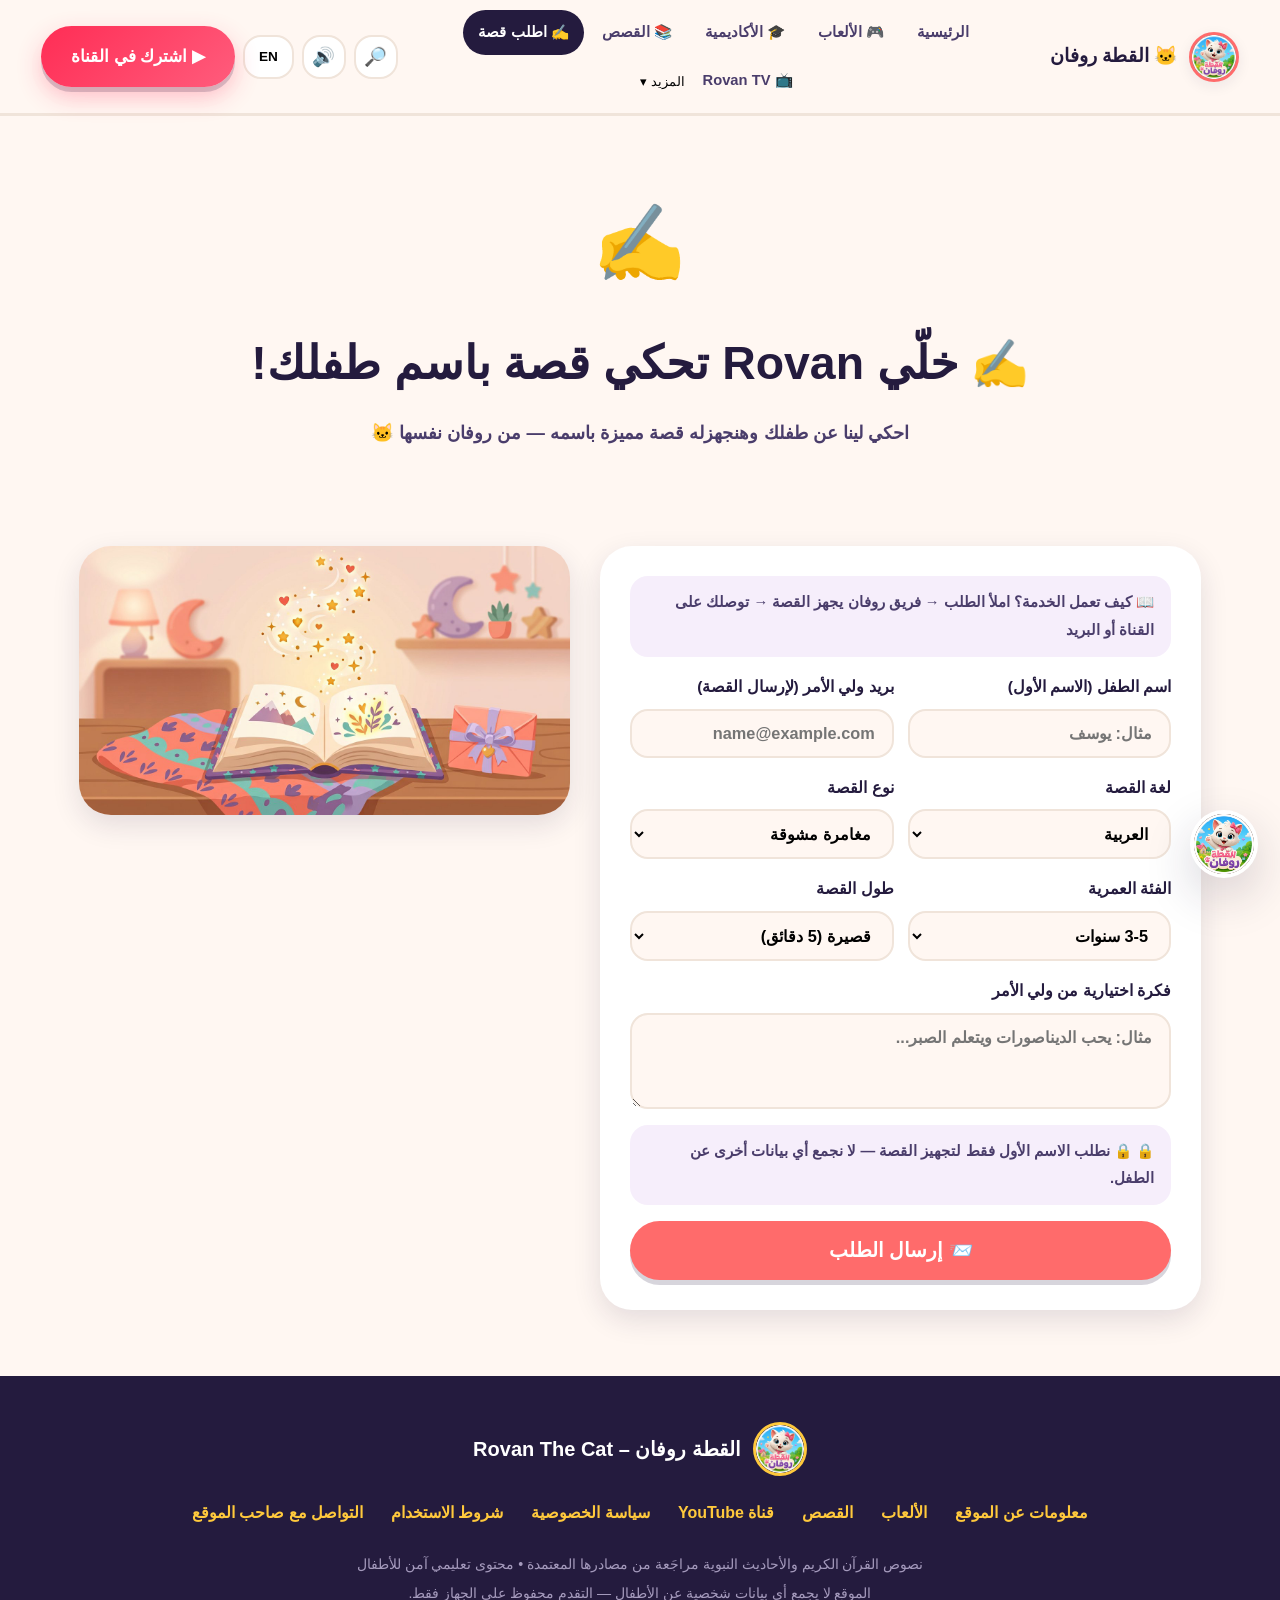
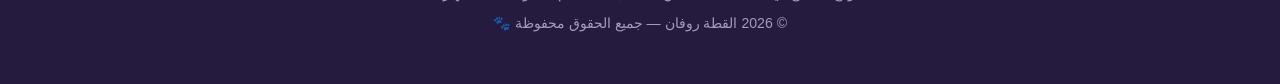
<file: request.html>
<!DOCTYPE html>
<html lang="ar" dir="rtl">
<head>
<meta charset="UTF-8">
<meta name="viewport" content="width=device-width, initial-scale=1.0">
<title>✍️ اطلب قصة باسم طفلك | القطة روفان</title>
<meta name="description" content="اطلب قصة مخصصة باسم طفلك من القطة روفان: اختر اللغة ونوع القصة والفئة العمرية وطول القصة — خدمة آمنة تحترم خصوصية الأطفال.">
<meta name="robots" content="index, follow">
<link rel="canonical" href="https://rovan-the-cat.vercel.app/request.html">
<link rel="icon" href="data:image/svg+xml,<svg xmlns='http://www.w3.org/2000/svg' viewBox='0 0 100 100'><text y='.9em' font-size='90'>🐱</text></svg>">
<link rel="stylesheet" href="css/styles.css">
</head>
<body>
<div id="siteHeader"></div>

<main id="main">
  <div class="page-hero">
    <span class="ph-icon" aria-hidden="true">✍️</span>
    <h1 data-i18n="request.title">✍️ خلّي Rovan تحكي قصة باسم طفلك!</h1>
    <p data-i18n="request.sub">احكي لينا عن طفلك وهنجهزله قصة مميزة باسمه — من روفان نفسها 🐱</p>
  </div>

  <section id="request">
    <div class="request-wrap">
      <form class="request-form" id="requestForm" novalidate>
        <div class="form-note">📖 <span data-i18n="request.how">كيف تعمل الخدمة؟ املأ الطلب → فريق روفان يجهز القصة → توصلك على القناة أو البريد</span></div>

        <div class="form-row">
          <div class="field">
            <label for="childName" data-i18n="request.childName">اسم الطفل (الاسم الأول)</label>
            <input type="text" id="childName" maxlength="30" required autocomplete="off" placeholder="مثال: يوسف">
          </div>
          <div class="field">
            <label for="parentEmail" data-i18n="request.parentEmail">بريد ولي الأمر (لإرسال القصة)</label>
            <input type="email" id="parentEmail" required autocomplete="email" placeholder="name@example.com">
          </div>
        </div>

        <div class="form-row">
          <div class="field">
            <label for="storyLang" data-i18n="request.lang">لغة القصة</label>
            <select id="storyLang">
              <option value="ar">العربية</option>
              <option value="en">English</option>
            </select>
          </div>
          <div class="field">
            <label for="storyType" data-i18n="request.type">نوع القصة</label>
            <select id="storyType">
              <option value="adventure" data-i18n="request.typeAdventure">مغامرة مشوقة</option>
              <option value="educational" data-i18n="request.typeEducational">تعليمية</option>
              <option value="values" data-i18n="request.typeValues">قصة قيم وأخلاق</option>
              <option value="funny" data-i18n="request.typeFunny">قصة مضحكة</option>
            </select>
          </div>
        </div>

        <div class="form-row">
          <div class="field">
            <label for="storyAge" data-i18n="request.age">الفئة العمرية</label>
            <select id="storyAge">
              <option value="3-5" data-i18n="request.age35">3-5 سنوات</option>
              <option value="5-7" data-i18n="request.age57">5-7 سنوات</option>
              <option value="7-9" data-i18n="request.age79">7-9 سنوات</option>
            </select>
          </div>
          <div class="field">
            <label for="storyLength" data-i18n="request.length">طول القصة</label>
            <select id="storyLength">
              <option value="short" data-i18n="request.lenShort">قصيرة (5 دقائق)</option>
              <option value="medium" data-i18n="request.lenMedium">متوسطة (10 دقائق)</option>
              <option value="long" data-i18n="request.lenLong">طويلة (15 دقيقة)</option>
            </select>
          </div>
        </div>

        <div class="field">
          <label for="storyIdea" data-i18n="request.idea">فكرة اختيارية من ولي الأمر</label>
          <textarea id="storyIdea" maxlength="500" placeholder="مثال: يحب الديناصورات ويتعلم الصبر..."></textarea>
        </div>

        <div class="form-note">🔒 <span data-i18n="request.privacyNote">نطلب الاسم الأول فقط لتجهيز القصة — لا نجمع أي بيانات أخرى عن الطفل.</span></div>

        <div class="form-msg" id="formMsg" role="status"></div>

        <button type="submit" class="btn btn-primary btn-big" id="requestSubmit" data-i18n="request.submit">📨 إرسال الطلب</button>
      </form>

      <div class="request-art">
        <img src="images/art/request-art.jpg" alt="عالم القصص المخصصة">
      </div>
    </div>
  </section>
</main>

<div id="siteFooter"></div>

<button type="button" id="guideBtn" aria-label="مساعد روفان"><img src="images/avatar.jpg" alt=""></button>
<div id="guidePanel"><div class="guide-box" role="dialog" aria-label="مساعد روفان">
  <div style="display:flex; justify-content:space-between; align-items:center; margin-bottom:12px;">
    <b style="font-size:1.15rem;">🐱 Rovan</b>
    <button type="button" class="modal-close" id="guideClose" aria-label="إغلاق">✕</button>
  </div><div id="guideBody"></div>
</div></div>
<div id="confettiBox" aria-hidden="true"></div>

<script src="js/data.js"></script>
<script src="js/i18n.js"></script>
<script src="js/speech.js"></script>
<script src="js/games.js"></script>
<script src="js/academy.js"></script>
<script src="js/stories.js"></script>
<script src="js/hifz.js"></script>
<script src="js/main.js"></script>
</body>
</html>
</file>
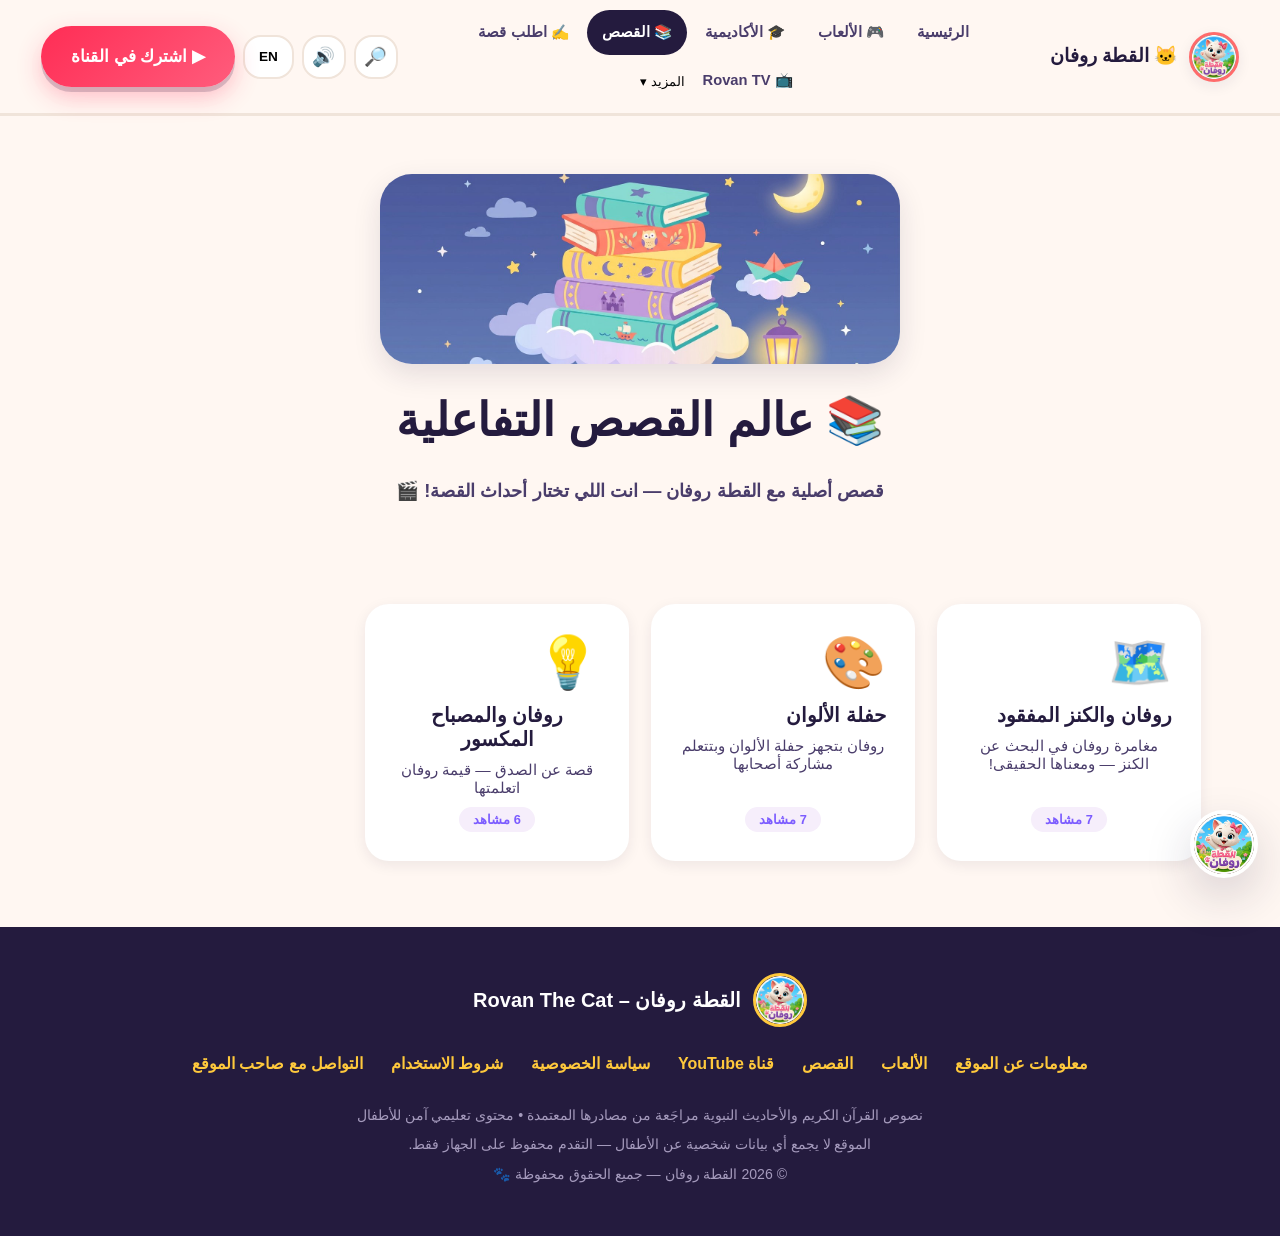
<file: stories.html>
<!DOCTYPE html>
<html lang="ar" dir="rtl">
<head>
<meta charset="UTF-8">
<meta name="viewport" content="width=device-width, initial-scale=1.0">
<title>📚 القصص التفاعلية | القطة روفان</title>
<meta name="description" content="قصص تفاعلية أصلية مع القطة روفان: اختر أحداث القصة، استمع للقراءة الصوتية، وأجب عن الأسئلة في النهاية — مصممة لقراءة الأطفال.">
<link rel="canonical" href="https://rovan-the-cat.vercel.app/stories.html">
<link rel="icon" href="data:image/svg+xml,<svg xmlns='http://www.w3.org/2000/svg' viewBox='0 0 100 100'><text y='.9em' font-size='90'>🐱</text></svg>">
<link rel="stylesheet" href="css/styles.css">
</head>
<body>
<div id="siteHeader"></div>

<main id="main">
  <div class="page-hero">
    <div style="max-width:520px; margin:0 auto 14px; border-radius:var(--r-xl); overflow:hidden; box-shadow:var(--sh-md);">
      <img src="images/art/stories-art.jpg" alt="عالم القصص" style="width:100%; height:190px; object-fit:cover;">
    </div>
    <h1 data-i18n="stories.title">📚 عالم القصص التفاعلية</h1>
    <p data-i18n="stories.sub">قصص أصلية مع القطة روفان — انت اللي تختار أحداث القصة! 🎬</p>
  </div>

  <section id="stories">
    <div class="games-grid" id="storiesGrid"></div>
  </section>
</main>

<div id="siteFooter"></div>

<button type="button" id="guideBtn" aria-label="مساعد روفان"><img src="images/avatar.jpg" alt=""></button>
<div id="guidePanel"><div class="guide-box" role="dialog" aria-label="مساعد روفان">
  <div style="display:flex; justify-content:space-between; align-items:center; margin-bottom:12px;">
    <b style="font-size:1.15rem;">🐱 Rovan</b>
    <button type="button" class="modal-close" id="guideClose" aria-label="إغلاق">✕</button>
  </div><div id="guideBody"></div>
</div></div>

<div class="modal" id="gameModal" role="dialog" aria-modal="true" aria-label="القصة">
  <div class="modal-box light">
    <div class="modal-title">
      <span id="gameTitle">📚</span>
      <button type="button" class="modal-close" aria-label="إغلاق">✕</button>
    </div>
    <div class="game-area">
      <div id="gameInstructions"></div>
      <div id="gameArea"></div>
    </div>
  </div>
</div>
<div id="confettiBox" aria-hidden="true"></div>

<script src="js/data.js"></script>
<script src="js/i18n.js"></script>
<script src="js/speech.js"></script>
<script src="js/games.js"></script>
<script src="js/academy.js"></script>
<script src="js/stories.js"></script>
<script src="js/hifz.js"></script>
<script src="js/main.js"></script>
</body>
</html>
</file>
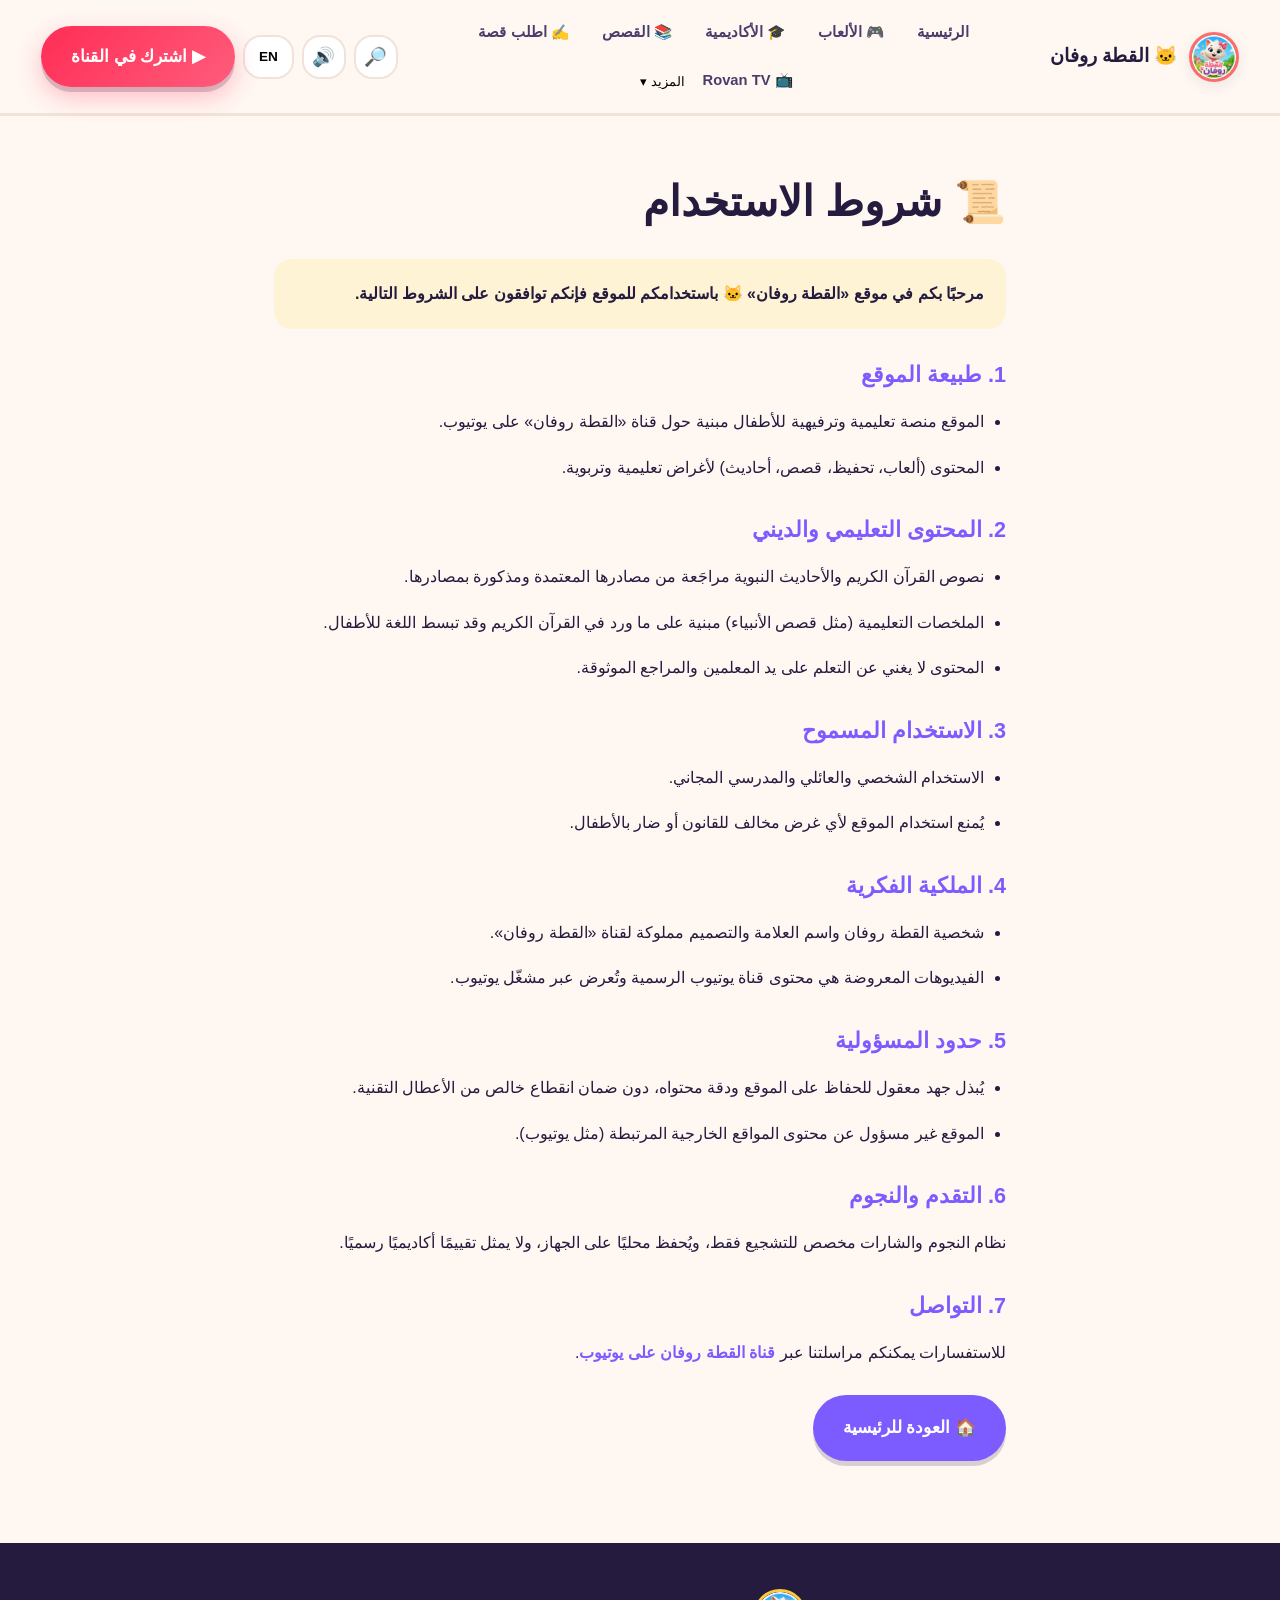
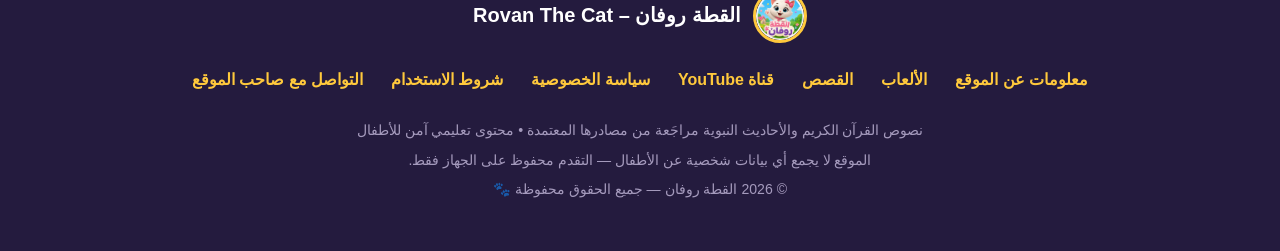
<file: terms.html>
<!DOCTYPE html>
<html lang="ar" dir="rtl">
<head>
<meta charset="UTF-8">
<meta name="viewport" content="width=device-width, initial-scale=1.0">
<title>شروط الاستخدام | القطة روفان</title>
<meta name="description" content="شروط استخدام موقع القطة روفان التعليمي للأطفال.">
<meta name="robots" content="index, follow">
<link rel="canonical" href="https://rovan-the-cat.vercel.app/terms.html">
<link rel="icon" href="data:image/svg+xml,<svg xmlns='http://www.w3.org/2000/svg' viewBox='0 0 100 100'><text y='.9em' font-size='90'>🐱</text></svg>">
<link rel="stylesheet" href="css/styles.css">
</head>
<body>
<div id="siteHeader"></div>

<main class="page-wrap">
  <h1>📜 شروط الاستخدام</h1>
  <p class="notice">مرحبًا بكم في موقع «القطة روفان» 🐱 باستخدامكم للموقع فإنكم توافقون على الشروط التالية.</p>

  <h2>1. طبيعة الموقع</h2>
  <ul>
    <li>الموقع منصة تعليمية وترفيهية للأطفال مبنية حول قناة «القطة روفان» على يوتيوب.</li>
    <li>المحتوى (ألعاب، تحفيظ، قصص، أحاديث) لأغراض تعليمية وتربوية.</li>
  </ul>

  <h2>2. المحتوى التعليمي والديني</h2>
  <ul>
    <li>نصوص القرآن الكريم والأحاديث النبوية مراجَعة من مصادرها المعتمدة ومذكورة بمصادرها.</li>
    <li>الملخصات التعليمية (مثل قصص الأنبياء) مبنية على ما ورد في القرآن الكريم وقد تبسط اللغة للأطفال.</li>
    <li>المحتوى لا يغني عن التعلم على يد المعلمين والمراجع الموثوقة.</li>
  </ul>

  <h2>3. الاستخدام المسموح</h2>
  <ul>
    <li>الاستخدام الشخصي والعائلي والمدرسي المجاني.</li>
    <li>يُمنع استخدام الموقع لأي غرض مخالف للقانون أو ضار بالأطفال.</li>
  </ul>

  <h2>4. الملكية الفكرية</h2>
  <ul>
    <li>شخصية القطة روفان واسم العلامة والتصميم مملوكة لقناة «القطة روفان».</li>
    <li>الفيديوهات المعروضة هي محتوى قناة يوتيوب الرسمية وتُعرض عبر مشغّل يوتيوب.</li>
  </ul>

  <h2>5. حدود المسؤولية</h2>
  <ul>
    <li>يُبذل جهد معقول للحفاظ على الموقع ودقة محتواه، دون ضمان انقطاع خالص من الأعطال التقنية.</li>
    <li>الموقع غير مسؤول عن محتوى المواقع الخارجية المرتبطة (مثل يوتيوب).</li>
  </ul>

  <h2>6. التقدم والنجوم</h2>
  <p>نظام النجوم والشارات مخصص للتشجيع فقط، ويُحفظ محليًا على الجهاز، ولا يمثل تقييمًا أكاديميًا رسميًا.</p>

  <h2>7. التواصل</h2>
  <p>للاستفسارات يمكنكم مراسلتنا عبر <a href="https://www.youtube.com/@RovanTheCat" target="_blank" rel="noopener" style="color:var(--purple); font-weight:900;">قناة القطة روفان على يوتيوب</a>.</p>

  <p style="margin-top:26px;"><a class="btn btn-play" href="index.html">🏠 العودة للرئيسية</a></p>
</main>

<div id="siteFooter"></div>
<script src="js/data.js"></script>
<script src="js/i18n.js"></script>
<script src="js/speech.js"></script>
<script src="js/hifz.js"></script>
<script src="js/main.js"></script>
</body>
</html>
</file>
<file: css/styles.css>
/* ============================================================
   🐱 Rovan The Cat — Design System
   هوية أصلية: عالم مرح دافئ • ألوان محدودة متناسقة •
   بطاقات دائرية • أزرار سميكة • حركات خفيفة • RTL/LTR
   Tokens ← Components ← Sections ← Responsive ← Motion
   ============================================================ */

/* ============ 1) التوكنات (Design Tokens) ============ */
:root {
  /* الهوية */
  --coral: #FF6B6B; --coral-dark: #E85555;
  --purple: #7C5CFF; --purple-dark: #6247D6;
  --teal: #2ED3B7; --teal-dark: #1FA891;
  --sunny: #FFC93C; --sunny-dark: #E8AF17;
  --pink: #FF8FAB; --sky: #5CC8FF; --green: #6BCB77;

  /* حيادية */
  --ink: #241B3E; --ink-soft: #4A3D6B; --muted: #7A6B95;
  --cream: #FFF7F2; --card: #FFFFFF; --line: #F0E4DA;
  --wash: #F6EEFB;

  /* الحالات */
  --success: #2FBF71; --error: #E8505B; --warning: #F5A623; --info: var(--sky);

  /* الأحجام */
  --r-sm: 12px; --r-md: 18px; --r-lg: 24px; --r-xl: 32px; --r-full: 999px;
  --sh-sm: 0 4px 14px rgba(36, 27, 62, .08);
  --sh-md: 0 10px 28px rgba(36, 27, 62, .12);
  --sh-lg: 0 18px 48px rgba(36, 27, 62, .18);
  --sh-btn: 0 5px 0 rgba(36, 27, 62, .18);
  --font: "Segoe UI", Tahoma, "Noto Kufi Arabic", Arial, sans-serif;

  /* الحركة */
  --dur-fast: .16s; --dur: .28s; --dur-slow: .55s;
  --ease-pop: cubic-bezier(.2, 1.3, .4, 1);
  --ease: cubic-bezier(.2, 1, .4, 1);
}

* { margin: 0; padding: 0; box-sizing: border-box; -webkit-tap-highlight-color: transparent; }
html { scroll-behavior: smooth; }
body {
  font-family: var(--font); background: var(--cream); color: var(--ink);
  line-height: 1.85; overflow-x: hidden; touch-action: manipulation;
}
a { text-decoration: none; color: inherit; }
img { max-width: 100%; display: block; }
button { font-family: inherit; }
ul { list-style: none; }

/* ============ 2) إمكانية الوصول ============ */
.skip-link {
  position: absolute; inset-inline-start: -9999px; top: 10px; z-index: 9999;
  background: var(--ink); color: #fff; padding: 12px 22px;
  border-radius: var(--r-md); font-weight: 800;
}
.skip-link:focus { inset-inline-start: 12px; }
:focus-visible { outline: 4px solid var(--purple); outline-offset: 3px; border-radius: 8px; }
.sr-only {
  position: absolute; width: 1px; height: 1px; overflow: hidden;
  clip: rect(0 0 0 0); white-space: nowrap; border: 0;
}

/* ============ 3) الأزرار (states: hover/active/focus/disabled) ============ */
.btn {
  display: inline-flex; align-items: center; justify-content: center; gap: 10px;
  padding: 15px 30px; border-radius: var(--r-full); font-weight: 900;
  border: none; cursor: pointer; font-size: 1.05rem;
  transition: transform var(--dur-fast) var(--ease), box-shadow var(--dur-fast);
  position: relative; user-select: none;
}
.btn:hover { transform: translateY(-3px); }
.btn:active { transform: translateY(1px) scale(.98); }
.btn:disabled { opacity: .55; cursor: not-allowed; transform: none; }
.btn.is-loading::after {
  content: ""; width: 18px; height: 18px; border-radius: 50%;
  border: 3px solid rgba(255,255,255,.4); border-top-color: #fff;
  animation: spin .8s linear infinite; margin-inline-start: 6px;
}
@keyframes spin { to { transform: rotate(360deg); } }

.btn-primary { background: var(--coral); color: #fff; box-shadow: var(--sh-btn); }
.btn-primary:hover { background: var(--coral-dark); }
.btn-yt {
  background: linear-gradient(135deg, #FF2D55, #FF5C7C); color: #fff;
  box-shadow: var(--sh-btn), 0 10px 24px rgba(255, 45, 85, .3);
}
.btn-yt:hover { filter: brightness(1.05); }
.btn-play { background: var(--purple); color: #fff; box-shadow: var(--sh-btn); }
.btn-play:hover { background: var(--purple-dark); }
.btn-white { background: #fff; color: var(--coral); box-shadow: var(--sh-btn); }
.btn-ghost { background: #fff; color: var(--ink); border: 3px solid var(--ink); box-shadow: var(--sh-btn); }
.btn-big { padding: 18px 42px; font-size: 1.22rem; }
.btn-sm {
  padding: 10px 20px; border-radius: var(--r-full); font-weight: 800; font-size: .92rem;
  border: none; cursor: pointer; transition: .18s var(--ease); display: inline-flex;
  align-items: center; gap: 7px;
}
.btn-sm:hover { transform: translateY(-2px); }
.btn-sm:active { transform: scale(.97); }
.btn-done { background: var(--sunny); color: var(--ink); box-shadow: var(--sh-btn); }
.btn-done.done { background: var(--success); color: #fff; }
.btn-link { background: var(--coral); color: #fff; box-shadow: var(--sh-btn); }
.btn-quiet { background: var(--wash); color: var(--purple); }

/* ============ 4) الشريط العلوي ============ */
#progressBar {
  position: fixed; top: 0; inset-inline-start: 0; height: 5px; width: 0%;
  background: linear-gradient(90deg, var(--coral), var(--sunny), var(--teal), var(--purple));
  z-index: 999; transition: width .15s;
}
.navbar {
  position: sticky; top: 0; z-index: 100;
  display: flex; align-items: center; gap: 14px;
  padding: 10px 3.2%;
  background: rgba(255, 247, 242, .92); backdrop-filter: blur(14px);
  border-bottom: 3px solid var(--line);
}
.brand { display: flex; align-items: center; gap: 11px; font-weight: 900; font-size: 1.18rem; flex-shrink: 0; }
.brand img, .avatar-img {
  width: 50px; height: 50px; border-radius: 50%;
  border: 3px solid var(--coral); object-fit: cover;
  box-shadow: var(--sh-sm); background: #FFE3D5;
}
.brand .bname { white-space: nowrap; }
.nav-links { display: flex; gap: 3px; align-items: center; flex-wrap: wrap; flex: 1; justify-content: center; }
.nav-links a.nlink {
  padding: 9px 15px; border-radius: var(--r-full); font-weight: 800; font-size: .92rem;
  transition: .18s var(--ease); white-space: nowrap; color: var(--ink-soft);
}
.nav-links a.nlink:hover { background: var(--wash); color: var(--purple); transform: translateY(-2px); }
.nav-links a.nlink.active-page { background: var(--ink); color: #fff; }
.nav-tools { display: flex; gap: 8px; align-items: center; flex-shrink: 0; }
.icon-btn {
  width: 44px; height: 44px; border-radius: var(--r-md); border: 2.5px solid var(--line);
  background: #fff; cursor: pointer; font-size: 1.15rem; transition: .18s var(--ease);
  display: inline-flex; align-items: center; justify-content: center;
}
.icon-btn:hover { border-color: var(--purple); transform: translateY(-2px); }
.icon-btn[aria-pressed="false"] { opacity: .65; }
.lang-btn { font-weight: 900; font-size: .85rem; width: auto; padding: 0 14px; }

/* قائمة المزيد */
.more-wrap { position: relative; }
.more-menu {
  position: absolute; top: calc(100% + 10px); inset-inline-end: 0; min-width: 250px;
  background: #fff; border-radius: var(--r-lg); box-shadow: var(--sh-lg);
  border: 2.5px solid var(--line); padding: 10px; display: none; z-index: 130;
}
.more-menu.open { display: block; animation: popIn .22s var(--ease-pop); }
.more-menu a {
  display: block; padding: 12px 16px; border-radius: var(--r-md);
  font-weight: 800; transition: .15s;
}
.more-menu a:hover { background: var(--wash); color: var(--purple); }

.nav-toggle {
  display: none; background: var(--purple); color: #fff; border: none;
  width: 50px; height: 50px; border-radius: var(--r-md); font-size: 1.55rem;
  cursor: pointer; align-items: center; justify-content: center;
}
.mobile-menu {
  display: none; position: fixed; inset: 0; z-index: 200;
  background: rgba(36, 27, 62, .5); backdrop-filter: blur(5px);
}
.mobile-menu.open { display: block; }
.mobile-panel {
  position: absolute; top: 0; inset-inline-end: 0; width: min(330px, 87vw); height: 100%;
  background: var(--cream); padding: 22px 16px; overflow-y: auto;
  box-shadow: var(--sh-lg); animation: slideIn .3s var(--ease);
}
@keyframes slideIn { from { transform: translateX(100%); } to { transform: none; } }
[dir="ltr"] .mobile-panel { animation-name: slideInLtr; }
@keyframes slideInLtr { from { transform: translateX(-100%); } to { transform: none; } }
.mobile-panel a.mlink {
  display: flex; align-items: center; gap: 10px; padding: 15px 16px;
  border-radius: var(--r-md); font-weight: 800; font-size: 1.04rem;
  margin-bottom: 7px; background: #fff; box-shadow: var(--sh-sm);
}
.mobile-panel a.mlink:hover { background: var(--wash); }
.mobile-close {
  background: var(--error); color: #fff; border: none; width: 46px; height: 46px;
  border-radius: 50%; font-size: 1.35rem; cursor: pointer; margin-bottom: 16px;
}

/* ============ 5) البحث الشامل (overlay) ============ */
.search-overlay {
  position: fixed; inset: 0; z-index: 320; background: rgba(36, 27, 62, .6);
  backdrop-filter: blur(6px); display: none; padding: 8vh 5% 20px; overflow-y: auto;
}
.search-overlay.open { display: block; animation: popIn .25s var(--ease-pop); }
.search-panel {
  max-width: 720px; margin: 0 auto; background: var(--cream);
  border-radius: var(--r-xl); padding: 26px; box-shadow: var(--sh-lg);
}
.search-box { display: flex; gap: 10px; margin-bottom: 16px; }
.search-box input {
  flex: 1; padding: 16px 22px; border-radius: var(--r-full); border: 3px solid var(--line);
  font-size: 1.08rem; font-weight: 700; font-family: var(--font); background: #fff;
}
.search-box input:focus { border-color: var(--purple); outline: none; }
.search-results { display: grid; gap: 11px; }
.sresult {
  background: #fff; border-radius: var(--r-md); padding: 15px 19px;
  box-shadow: var(--sh-sm); cursor: pointer; transition: .18s var(--ease);
  display: flex; gap: 12px; align-items: center; text-align: start;
  border: 2.5px solid transparent; width: 100%; font: inherit; color: inherit;
}
.sresult:hover { transform: translateY(-3px); border-color: var(--purple); }
.stype {
  background: var(--wash); color: var(--purple); border-radius: var(--r-full);
  padding: 4px 14px; font-size: .8rem; font-weight: 800; flex-shrink: 0;
}
.search-note { text-align: center; color: var(--muted); font-weight: 700; padding: 12px; }

/* ============ 6) Hero ============ */
.hero {
  position: relative; text-align: center; padding: 70px 5% 84px;
  overflow: hidden;
}
.hero-bg {
  position: absolute; inset: 0; z-index: 0;
  background-size: cover; background-position: center bottom;
}
.hero-bg::after {
  content: ""; position: absolute; inset: 0;
  background: linear-gradient(180deg, rgba(255,247,242,.25) 0%, rgba(255,247,242,.72) 55%, var(--cream) 100%);
}
.hero > *:not(.hero-bg) { position: relative; z-index: 1; }
.float-item {
  position: absolute; user-select: none; pointer-events: none; z-index: 1;
  animation: floaty 6s ease-in-out infinite; opacity: .55; font-size: 2rem;
}
@keyframes floaty {
  0%,100% { transform: translateY(0) rotate(-10deg); }
  50% { transform: translateY(-24px) rotate(12deg); }
}
.mascot-wrap { position: relative; display: inline-block; margin-bottom: 18px; }
.mascot {
  width: clamp(132px, 22vw, 214px); height: clamp(132px, 22vw, 214px);
  border-radius: 50%; object-fit: cover; border: 7px solid #fff;
  box-shadow: var(--sh-lg); animation: mascotBob 3.2s ease-in-out infinite;
  background: #FFE3D5;
}
@keyframes mascotBob {
  0%,100% { transform: translateY(0) rotate(-3deg); }
  50% { transform: translateY(-16px) rotate(3deg); }
}
.mascot-wrap:hover .mascot { animation: mascotWiggle .6s ease-in-out infinite; }
@keyframes mascotWiggle {
  0%,100% { transform: rotate(-8deg) scale(1.05); }
  50% { transform: rotate(8deg) scale(1.09); }
}
.sparkle { position: absolute; font-size: 1.65rem; animation: sparklePop 1.9s ease-in-out infinite; }
@keyframes sparklePop {
  0%,100% { transform: scale(.6); opacity: .3; } 50% { transform: scale(1.25); opacity: 1; }
}
.hero h1 {
  font-size: clamp(2.1rem, 6vw, 3.7rem); font-weight: 900; margin-bottom: 14px;
  animation: popIn .8s var(--ease-pop) both;
}
.hero h1 .grad {
  background: linear-gradient(90deg, var(--coral), var(--purple), var(--teal));
  -webkit-background-clip: text; background-clip: text; color: transparent;
}
.hero p.sub {
  font-size: clamp(1.08rem, 2.6vw, 1.42rem); max-width: 780px; margin: 0 auto 32px;
  color: var(--ink-soft); font-weight: 600; animation: popIn .8s .15s both;
}
@keyframes popIn {
  from { opacity: 0; transform: scale(.72) translateY(30px); }
  to { opacity: 1; transform: none; }
}
.hero-cta { display: flex; gap: 15px; justify-content: center; flex-wrap: wrap; animation: popIn .8s .3s both; }
.stats { display: flex; gap: 15px; justify-content: center; flex-wrap: wrap; margin-top: 40px; }
.stat {
  background: rgba(255,255,255,.92); border-radius: var(--r-lg); padding: 15px 24px;
  box-shadow: var(--sh-sm); min-width: 118px; transition: .25s var(--ease);
  animation: popIn .6s both; border: 2.5px solid var(--line);
}
.stat:hover { transform: translateY(-6px) rotate(-2deg); border-color: var(--sunny); }
.stat b { display: block; font-size: 1.55rem; color: var(--purple); }
.stat span { font-size: .86rem; color: var(--muted); font-weight: 700; }

/* ============ 7) الأقسام ============ */
section { padding: 66px 5%; max-width: 1250px; margin: 0 auto; }
.sec-head { text-align: center; margin-bottom: 40px; }
.sec-head h2 {
  font-size: clamp(1.75rem, 4vw, 2.55rem); font-weight: 900;
  opacity: 0; transform: translateY(30px); transition: .7s var(--ease-pop);
}
.sec-head p {
  color: var(--muted); margin-top: 10px; font-size: 1.12rem; font-weight: 700;
  opacity: 0; transform: translateY(20px); transition: .7s .12s var(--ease-pop);
}
.sec-head.visible h2, .sec-head.visible p { opacity: 1; transform: none; }

/* رأس الصفحة (page hero) */
.page-hero {
  text-align: center; padding: 58px 5% 30px; position: relative; overflow: hidden;
}
.page-hero .ph-icon { font-size: clamp(3rem, 9vw, 4.6rem); display: block; animation: mascotBob 3s ease-in-out infinite; }
.page-hero h1 { font-size: clamp(1.9rem, 5vw, 2.9rem); font-weight: 900; margin: 10px 0; }
.page-hero p { color: var(--ink-soft); font-size: 1.15rem; font-weight: 600; max-width: 680px; margin: 0 auto; }

/* ============ 8) بطاقات الاكتشاف ============ */
.discover-grid {
  display: grid; grid-template-columns: repeat(auto-fill, minmax(275px, 1fr)); gap: 22px;
}
.discover-card {
  border-radius: var(--r-xl); padding: 30px 24px; cursor: pointer; position: relative;
  overflow: hidden; transition: .28s var(--ease); color: #fff;
  box-shadow: var(--sh-md); border: none; text-align: center;
  display: flex; flex-direction: column; gap: 10px; align-items: center;
  font-family: var(--font); min-height: 235px;
}
.discover-card:hover { transform: translateY(-9px) scale(1.02); box-shadow: var(--sh-lg); }
.discover-card .dc-icon {
  width: 86px; height: 86px; border-radius: 28px; background: rgba(255,255,255,.22);
  display: flex; align-items: center; justify-content: center; font-size: 2.9rem;
  transition: .28s var(--ease-pop);
}
.discover-card:hover .dc-icon { transform: rotate(-8deg) scale(1.12); }
.discover-card h3 { font-size: 1.32rem; font-weight: 900; }
.discover-card p { font-size: .95rem; opacity: .93; font-weight: 600; line-height: 1.75; flex: 1; }
.discover-card .dc-go {
  background: rgba(255,255,255,.25); border-radius: var(--r-full);
  padding: 8px 20px; font-weight: 900; font-size: .9rem;
}
.dc1 { background: linear-gradient(145deg, #FF7A5C, #FF8FAB); }
.dc2 { background: linear-gradient(145deg, #7C5CFF, #5CC8FF); }
.dc3 { background: linear-gradient(145deg, #FF8FAB, #7C5CFF); }
.dc4 { background: linear-gradient(145deg, #FFC93C, #FF7A5C); }
.dc5 { background: linear-gradient(145deg, #2ED3B7, #6BCB77); }
.dc6 { background: linear-gradient(145deg, #5CC8FF, #7C5CFF); }
.dc7 { background: linear-gradient(145deg, #FF6B6B, #7C5CFF); }

/* ============ 9) روفان تتحدث ============ */
.talk-stage {
  display: flex; gap: 26px; align-items: center; justify-content: center;
  flex-wrap: wrap; background: #fff; border-radius: var(--r-xl);
  padding: 34px 6%; box-shadow: var(--sh-md);
}
.talk-mascot { text-align: center; flex-shrink: 0; }
.talk-mascot img {
  width: clamp(110px, 18vw, 160px); height: clamp(110px, 18vw, 160px);
  border-radius: 50%; border: 5px solid var(--sunny); box-shadow: var(--sh-md);
}
.bubble {
  background: var(--wash); border-radius: var(--r-lg); padding: 16px 22px;
  font-weight: 800; position: relative; font-size: 1.12rem; line-height: 2;
}
.bubble::before {
  content: ""; position: absolute; inset-inline-start: -12px; top: 50%;
  transform: translateY(-50%); border: 12px solid transparent;
  border-inline-end-color: var(--wash);
}
[dir="ltr"] .bubble::before { border-inline-end-color: transparent; border-inline-start-color: var(--wash); }
.phrase-chips { display: flex; gap: 9px; flex-wrap: wrap; margin-top: 14px; }
.phrase-chip {
  background: #fff; border: 2.5px solid var(--line); border-radius: var(--r-full);
  padding: 8px 17px; font-weight: 800; font-size: .88rem; cursor: pointer; transition: .18s;
  font-family: var(--font);
}
.phrase-chip:hover { border-color: var(--purple); color: var(--purple); transform: translateY(-2px); }

/* ============ 10) الفيديوهات ============ */
.filters { display: flex; gap: 10px; justify-content: center; flex-wrap: wrap; margin-bottom: 24px; }
.chip {
  padding: 11px 21px; border-radius: var(--r-full); font-weight: 800; cursor: pointer;
  background: #fff; border: 2.5px solid var(--line); transition: .18s var(--ease);
  font-size: .93rem; white-space: nowrap; font-family: inherit; color: var(--ink);
}
.chip:hover { border-color: var(--purple); transform: translateY(-3px); }
.chip.active {
  background: var(--purple); color: #fff; border-color: var(--purple);
  transform: scale(1.05); box-shadow: var(--sh-btn);
}
.pl-banner {
  display: block; text-align: center; background: linear-gradient(135deg, var(--purple), var(--coral));
  color: #fff; font-weight: 900; padding: 19px 22px; border-radius: var(--r-lg);
  margin: 0 0 28px; box-shadow: var(--sh-md); transition: .2s var(--ease); font-size: 1.06rem;
}
.pl-banner:hover { transform: translateY(-4px) scale(1.02); }
.grid { display: grid; grid-template-columns: repeat(auto-fill, minmax(285px, 1fr)); gap: 24px; }
.vcard {
  background: var(--card); border-radius: var(--r-lg); overflow: hidden;
  box-shadow: var(--sh-sm); cursor: pointer; transition: .28s var(--ease);
  border: 3px solid transparent; display: flex; flex-direction: column;
  text-align: start; font: inherit; color: inherit;
}
.vcard:hover {
  transform: translateY(-8px) rotate(-.6deg); border-color: var(--coral); box-shadow: var(--sh-lg);
}
.thumb {
  position: relative; aspect-ratio: 16/9;
  background: linear-gradient(135deg, var(--purple), var(--coral)); overflow: hidden;
}
.thumb img {
  width: 100%; height: 100%; object-fit: cover; opacity: 0; transition: .3s;
  position: relative; z-index: 1;
}
.thumb .fallback {
  position: absolute; inset: 0; display: flex; align-items: center;
  justify-content: center; font-size: 3.3rem;
}
.thumb .play {
  position: absolute; inset: 0; display: flex; align-items: center; justify-content: center;
  background: rgba(36,27,62,.3); opacity: 0; transition: .25s; z-index: 2;
}
.vcard:hover .play { opacity: 1; }
.play span {
  width: 66px; height: 66px; border-radius: 50%; background: rgba(255,255,255,.95);
  display: flex; align-items: center; justify-content: center; font-size: 1.6rem; color: var(--coral);
}
.vinfo { padding: 16px 18px 18px; flex: 1; display: flex; flex-direction: column; gap: 8px; }
.vinfo h3 { font-size: 1.02rem; font-weight: 800; line-height: 1.7; }
.tag {
  font-size: .78rem; font-weight: 800; padding: 4px 14px; border-radius: var(--r-full);
  background: #E4F9F3; color: var(--teal-dark); align-self: flex-start;
}
.empty {
  text-align: center; padding: 50px 20px; color: var(--muted);
  grid-column: 1/-1; font-size: 1.1rem; font-weight: 700;
  background: #fff; border-radius: var(--r-lg); box-shadow: var(--sh-sm);
}

/* ============ 11) بطاقات الألعاب والدروس ============ */
.games-controls {
  display: flex; gap: 10px; flex-wrap: wrap; justify-content: center; margin-bottom: 26px;
}
.games-controls input, .games-controls select {
  padding: 13px 19px; border-radius: var(--r-full); border: 2.5px solid var(--line);
  font-size: .95rem; font-weight: 700; font-family: var(--font); background: #fff; cursor: pointer;
}
.games-controls input { min-width: 230px; }
.games-controls input:focus, .games-controls select:focus { border-color: var(--purple); outline: none; }
.games-grid { display: grid; grid-template-columns: repeat(auto-fill, minmax(258px, 1fr)); gap: 22px; }
.game-card {
  border-radius: var(--r-xl); padding: 28px 22px; cursor: pointer;
  color: #fff; font-weight: 900; box-shadow: var(--sh-md);
  transition: .28s var(--ease); position: relative; overflow: hidden;
  display: flex; flex-direction: column; gap: 8px;
  border: none; text-align: center; font-family: var(--font); font-size: 1rem;
}
.game-card:hover { transform: translateY(-10px) scale(1.03); box-shadow: var(--sh-lg); }
.game-card .gicon { font-size: 3.35rem; animation: floaty 3.2s ease-in-out infinite; }
.game-card h3 { font-size: 1.26rem; }
.game-card p { font-size: .93rem; opacity: .93; font-weight: 600; line-height: 1.75; flex: 1; }
.game-card .gmeta { display: flex; gap: 6px; flex-wrap: wrap; justify-content: center; }
.game-card .ages {
  display: inline-block; background: rgba(255,255,255,.24); border-radius: var(--r-full);
  padding: 4px 14px; font-size: .78rem;
}
.gc1 { background: linear-gradient(145deg, #FF7A5C, #FF8FAB); }
.gc2 { background: linear-gradient(145deg, #7C5CFF, #5CC8FF); }
.gc3 { background: linear-gradient(145deg, #2ED3B7, #6BCB77); }
.gc4 { background: linear-gradient(145deg, #FFC93C, #FF7A5C); }
.gc5 { background: linear-gradient(145deg, #FF8FAB, #7C5CFF); }
.gc6 { background: linear-gradient(145deg, #5CC8FF, #2ED3B7); }
.gc7 { background: linear-gradient(145deg, #7C5CFF, #FFC93C); }
.gc8 { background: linear-gradient(145deg, #FF7A5C, #7C5CFF); }

.mascot-guide {
  display: flex; align-items: center; gap: 14px; background: #fff;
  border-radius: var(--r-lg); padding: 16px 22px; box-shadow: var(--sh-sm);
  margin-bottom: 30px; max-width: 680px; margin-inline: auto;
}
.mascot-guide img {
  width: 64px; height: 64px; border-radius: 50%; border: 3px solid var(--sunny);
  animation: mascotBob 2.6s ease-in-out infinite; flex-shrink: 0;
}

/* ============ 12) المكافآت ============ */
.progress-panel {
  background: linear-gradient(145deg, var(--purple), var(--pink));
  border-radius: var(--r-xl); padding: 36px 6%; color: #fff;
}
.progress-stats { display: flex; gap: 15px; flex-wrap: wrap; justify-content: center; margin-bottom: 24px; }
.pstat {
  background: rgba(255,255,255,.16); border-radius: var(--r-lg); padding: 16px 26px;
  text-align: center; min-width: 128px;
}
.pstat b { display: block; font-size: 1.85rem; }
.badges-grid {
  display: grid; grid-template-columns: repeat(auto-fill, minmax(212px, 1fr)); gap: 14px;
}
.badge {
  background: rgba(255,255,255,.14); border-radius: var(--r-lg); padding: 16px;
  text-align: center; font-weight: 800; transition: .25s var(--ease);
  border: 2.5px dashed rgba(255,255,255,.35);
}
.badge.won {
  background: #fff; color: var(--ink); border: 2.5px solid var(--sunny);
  transform: scale(1.02);
}
.badge .bicon { font-size: 2rem; display: block; }
.badge small { display: block; font-weight: 600; opacity: .85; margin-top: 4px; }
.device-note {
  margin-top: 18px; text-align: center; font-size: .93rem;
  background: rgba(255,255,255,.15); border-radius: var(--r-md); padding: 13px 18px; font-weight: 700;
}

/* ============ 13) القرآن ============ */
.quran-progress {
  background: linear-gradient(135deg, var(--teal), var(--green));
  border-radius: var(--r-lg); padding: 22px 26px; color: #fff; margin-bottom: 28px;
  box-shadow: var(--sh-md);
}
.quran-progress h3 { font-size: 1.25rem; margin-bottom: 10px; }
.pbar { background: rgba(255,255,255,.3); border-radius: var(--r-full); height: 18px; overflow: hidden; }
.pbar .fill {
  height: 100%; border-radius: var(--r-full); width: 0%;
  transition: width .6s var(--ease); background: linear-gradient(90deg, #fff, #FFF3C4);
}
.surah-grid { display: grid; grid-template-columns: repeat(auto-fill, minmax(300px, 1fr)); gap: 22px; }
.surah-card {
  background: var(--card); border-radius: var(--r-lg); padding: 24px;
  box-shadow: var(--sh-sm); border: 3px solid transparent; transition: .25s var(--ease);
}
.surah-card:hover { transform: translateY(-5px); border-color: var(--teal); }
.surah-card.done { border-color: var(--sunny); background: #FFFBEF; }
.surah-head { display: flex; align-items: center; justify-content: space-between; gap: 10px; margin-bottom: 12px; }
.surah-head h3 {
  font-size: 1.25rem; font-weight: 900; color: var(--purple);
  display: flex; align-items: center; gap: 10px;
}
.surah-badge {
  background: var(--purple); color: #fff; border-radius: 50%;
  width: 38px; height: 38px; display: flex; align-items: center; justify-content: center;
  font-size: .95rem; flex-shrink: 0;
}
.surah-text {
  background: var(--wash); border-radius: var(--r-md); padding: 18px; font-size: 1.28rem;
  line-height: 2.3; text-align: center;
  font-family: "Traditional Arabic", "Amiri", "Scheherazade New", serif;
}
.surah-actions { display: flex; gap: 10px; margin-top: 14px; flex-wrap: wrap; }

/* ============ 14) الأحاديث والأنبياء ============ */
.hadith-grid {
  display: grid; grid-template-columns: repeat(auto-fill, minmax(310px, 1fr)); gap: 22px;
}
.hadith-card {
  background: var(--card); border-radius: var(--r-lg); padding: 26px;
  box-shadow: var(--sh-sm); border-top: 6px solid var(--purple);
  transition: .25s var(--ease); display: flex; flex-direction: column; gap: 12px;
}
.hadith-card:hover { transform: translateY(-6px) rotate(.5deg); box-shadow: var(--sh-md); }
.hadith-text {
  font-size: 1.18rem; font-weight: 800; line-height: 2.15;
  background: var(--wash); border-radius: var(--r-md); padding: 16px;
}
.hadith-meaning { color: var(--ink-soft); font-size: 1rem; }
.hadith-meaning b { color: var(--coral); }
.hadith-src {
  margin-top: auto; font-size: .85rem; font-weight: 800;
  background: #E4F9F3; color: var(--teal-dark);
  border-radius: var(--r-full); padding: 5px 14px; align-self: flex-start;
}
.prophets-grid {
  display: grid; grid-template-columns: repeat(auto-fill, minmax(270px, 1fr)); gap: 22px;
}
.prophet-card {
  background: var(--card); border-radius: var(--r-lg); overflow: hidden;
  box-shadow: var(--sh-sm); transition: .25s var(--ease); text-align: center;
}
.prophet-card:hover { transform: translateY(-7px); box-shadow: var(--sh-md); }
.prophet-top {
  padding: 26px 18px 18px; font-size: 3.2rem;
  background: linear-gradient(135deg, #FFE9DF, #EDE7FF);
}
.prophet-body { padding: 18px 20px 22px; }
.prophet-body h3 { font-size: 1.25rem; font-weight: 900; margin-bottom: 8px; color: var(--purple); }
.prophet-body p { font-size: .96rem; color: var(--ink-soft); line-height: 1.95; }
.prophet-ref { display: block; margin-top: 10px; font-size: .8rem; font-weight: 800; color: var(--muted); }

/* ============ 15) عن روفان + CTA ============ */
.about {
  background: linear-gradient(145deg, var(--ink), #4A3B72);
  color: #fff; border-radius: var(--r-xl); padding: 52px 6%;
  display: grid; grid-template-columns: 1fr 1fr; gap: 36px; align-items: center;
}
.about h2 { font-size: 2.1rem; font-weight: 900; margin-bottom: 14px; }
.about p { color: #DCD4F0; margin-bottom: 12px; font-size: 1.08rem; }
.about ul { display: grid; gap: 10px; margin-top: 10px; }
.about li {
  background: rgba(255,255,255,.1); border-radius: var(--r-md); padding: 13px 18px;
  font-weight: 700; transition: .2s var(--ease);
}
.about li:hover { background: rgba(255,255,255,.2); transform: translateX(-6px); }
.about .cat-art { background: rgba(255,255,255,.08); border-radius: var(--r-lg); padding: 30px; text-align: center; }
.about .cat-art img {
  width: clamp(150px, 25vw, 230px); height: clamp(150px, 25vw, 230px);
  border-radius: 50%; border: 6px solid var(--sunny); margin: 0 auto;
  animation: mascotBob 3s ease-in-out infinite;
}
.about .cat-art .quote {
  font-size: 1.25rem; font-weight: 900; margin-top: 16px; color: var(--sunny);
}
.cta {
  text-align: center; border-radius: var(--r-xl); padding: 60px 6%; margin-bottom: 44px;
  position: relative; overflow: hidden;
  background: linear-gradient(135deg, var(--sunny), var(--coral), var(--pink));
  background-size: 200% 200%; animation: gradientMove 9s ease infinite;
}
@keyframes gradientMove {
  0%,100% { background-position: 0% 50%; } 50% { background-position: 100% 50%; }
}
.cta h2 { font-size: clamp(1.7rem, 4vw, 2.5rem); font-weight: 900; color: #fff; margin-bottom: 14px; }
.cta p { color: #fff; font-size: 1.15rem; margin-bottom: 28px; font-weight: 700; }

/* ============ 16) التذييل ============ */
footer { text-align: center; padding: 46px 5%; background: var(--ink); color: #C9BEE0; }
footer .fbrand {
  display: flex; align-items: center; justify-content: center; gap: 12px;
  color: #fff; font-weight: 900; font-size: 1.25rem; margin-bottom: 16px;
}
footer .fbrand img {
  width: 54px; height: 54px; border-radius: 50%; border: 3px solid var(--sunny);
}
footer a { color: var(--sunny); font-weight: 800; }
footer .flinks {
  display: flex; gap: 20px; flex-wrap: wrap; justify-content: center;
  margin: 16px 0; font-weight: 800;
}
footer .flinks a { padding: 6px 4px; border-radius: 8px; transition: .15s; }
footer .flinks a:hover { color: #fff; transform: translateY(-2px); }
footer .fnote { margin-top: 16px; font-size: .88rem; opacity: .78; line-height: 2.1; }

/* ============ 17) المودالات ============ */
.modal {
  position: fixed; inset: 0; background: rgba(20, 12, 40, .86); z-index: 500;
  display: none; align-items: center; justify-content: center; padding: 16px;
  backdrop-filter: blur(6px);
}
.modal.open { display: flex; animation: popIn .3s var(--ease-pop); }
.modal-box {
  width: min(960px, 100%); max-height: 92vh; overflow-y: auto;
  background: var(--ink); border-radius: var(--r-lg); box-shadow: 0 30px 80px rgba(0,0,0,.5);
}
.modal-box.light { background: var(--cream); }
.modal-box .player { aspect-ratio: 16/9; width: 100%; background: #000; }
.modal-box .player iframe { width: 100%; height: 100%; border: 0; display: block; }
.modal-title {
  padding: 15px 22px; color: #fff; font-weight: 900;
  display: flex; justify-content: space-between; gap: 14px; align-items: center;
  position: sticky; top: 0; background: var(--ink); z-index: 5;
}
.modal-box.light .modal-title {
  color: var(--ink); background: var(--cream); border-bottom: 2px solid var(--line);
}
.modal-close {
  background: var(--error); color: #fff; border: none; width: 42px; height: 42px;
  border-radius: 50%; font-size: 1.3rem; cursor: pointer; flex-shrink: 0;
  transition: .2s var(--ease);
}
.modal-close:hover { transform: rotate(90deg) scale(1.1); }
.game-area { padding: 24px; }
.modal-fallback { text-align: center; padding: 14px 18px 22px; }
.modal-fallback a { color: var(--sunny); font-weight: 900; }

/* ============ 18) أدوات الألعاب ============ */
.paint-tools { display: flex; flex-wrap: wrap; gap: 10px; justify-content: center; margin-bottom: 18px; }
.color-dot {
  width: 46px; height: 46px; border-radius: 50%; cursor: pointer;
  border: 4px solid #fff; box-shadow: var(--sh-sm); transition: .18s var(--ease);
  padding: 0;
}
.color-dot:hover, .color-dot.selected { transform: scale(1.22); border-color: var(--ink); }
.paint-svg {
  width: 100%; max-width: 640px; margin: 0 auto; display: block;
  border-radius: var(--r-md); background: #fff; box-shadow: var(--sh-sm);
}
.paint .fillable { cursor: pointer; transition: fill .15s; }

.mem-grid {
  display: grid; grid-template-columns: repeat(4, 1fr); gap: 12px;
  max-width: 560px; margin: 0 auto;
}
.mcard {
  perspective: 700px; aspect-ratio: 1; cursor: pointer; background: none;
  border: none; padding: 0; font-family: var(--font);
}
.mcard-inner {
  position: relative; width: 100%; height: 100%;
  transform-style: preserve-3d; transition: transform .45s var(--ease-pop);
}
.mcard.flipped .mcard-inner, .mcard.matched .mcard-inner { transform: rotateY(180deg); }
.mface {
  position: absolute; inset: 0; display: flex; align-items: center; justify-content: center;
  backface-visibility: hidden; border-radius: var(--r-md);
  font-size: clamp(1.25rem, 4vw, 2rem); font-weight: 900; padding: 6px;
}
.mback {
  background: linear-gradient(135deg, var(--purple), var(--pink));
  color: #fff; font-size: 2rem;
}
.mfront {
  background: #fff; transform: rotateY(180deg);
  border: 4px solid var(--purple); text-align: center; line-height: 1.5;
}
.mcard.matched .mfront { background: #E4F9F3; border-color: var(--teal); }
.mcard.shake .mcard-inner { animation: shake .4s; }
@keyframes shake {
  0%,100% { transform: rotateY(180deg) translateX(0); }
  25% { transform: rotateY(180deg) translateX(-8px); }
  75% { transform: rotateY(180deg) translateX(8px); }
}
.mem-stats {
  text-align: center; font-weight: 900; font-size: 1.05rem;
  margin-bottom: 16px; color: var(--purple);
}

.quiz-q {
  background: #fff; border-radius: var(--r-lg); padding: 24px; text-align: center;
  font-size: clamp(1.25rem, 3.5vw, 1.7rem); font-weight: 900; margin-bottom: 20px;
  box-shadow: var(--sh-sm); line-height: 1.95;
}
.quiz-opts {
  display: grid; grid-template-columns: repeat(auto-fit, minmax(150px, 1fr)); gap: 12px;
}
.qopt {
  padding: 17px 14px; border-radius: var(--r-md); font-size: 1.18rem; font-weight: 900;
  border: 3px solid var(--line); background: #fff; cursor: pointer;
  transition: .18s var(--ease); font-family: var(--font); color: var(--ink);
  box-shadow: var(--sh-btn);
}
.qopt:hover:not(:disabled) {
  border-color: var(--purple); transform: translateY(-3px); background: var(--wash);
}
.qopt:disabled { cursor: default; opacity: .85; box-shadow: none; }
.qopt.correct {
  background: var(--success); color: #fff; border-color: var(--success);
  animation: popIn .35s var(--ease-pop); box-shadow: 0 0 0 4px rgba(47, 191, 113, .35);
}
.qopt.wrong {
  background: var(--error); color: #fff; border-color: var(--error);
  animation: shake .4s; box-shadow: 0 0 0 4px rgba(232, 80, 91, .3);
}
.quiz-top {
  display: flex; justify-content: space-between; align-items: center;
  font-weight: 900; margin-bottom: 14px; flex-wrap: wrap; gap: 10px;
}
.stars { font-size: 1.5rem; letter-spacing: 3px; }
.game-q {
  text-align: center; font-size: clamp(1.3rem, 4vw, 1.95rem); font-weight: 900;
  background: #fff; border-radius: var(--r-lg); padding: 28px 20px;
  box-shadow: var(--sh-sm); margin-bottom: 22px; line-height: 2;
}
.emoji-row {
  font-size: clamp(2.2rem, 7vw, 3.4rem); letter-spacing: 8px; margin: 10px 0;
}
.win-box { text-align: center; padding: 30px 16px; }
.win-box .big {
  font-size: 4.2rem; animation: mascotBob 1.4s ease-in-out infinite; display: block;
}
.win-box h3 { font-size: 1.8rem; font-weight: 900; margin: 12px 0; }
.win-box p { font-size: 1.15rem; color: var(--ink-soft); font-weight: 700; margin-bottom: 20px; }

/* ============ 19) الكونفيتي ============ */
#confettiBox {
  position: fixed; inset: 0; pointer-events: none; z-index: 9999; overflow: hidden;
}
.confetti-piece {
  position: absolute; top: -24px; width: 13px; height: 13px; border-radius: 4px;
  animation: confettiFall 3s ease-in forwards;
}
@keyframes confettiFall {
  to { top: 112vh; transform: rotate(760deg) translateX(40px); opacity: .15; }
}

/* ============ 20) الدروس والتحدي والقصص ============ */
.lesson-step {
  background: #fff; border-radius: var(--r-lg); padding: 30px 20px;
  text-align: center; box-shadow: var(--sh-sm);
}
.lesson-emoji { font-size: clamp(3.4rem, 12vw, 5.6rem); animation: mascotBob 2.6s ease-in-out infinite; }
.lesson-letter {
  font-size: clamp(2.6rem, 9vw, 4.4rem); font-weight: 900; color: var(--purple);
  margin: 10px 0; line-height: 1.5;
}
.lesson-word { font-size: clamp(1.3rem, 4.5vw, 2rem); font-weight: 800; }
.lesson-actions {
  display: flex; gap: 10px; justify-content: center; flex-wrap: wrap; margin-top: 18px;
}
.daily-card {
  background: linear-gradient(135deg, var(--coral), var(--pink), var(--purple));
  background-size: 200% 200%; animation: gradientMove 8s ease infinite;
  border-radius: var(--r-xl); padding: 40px 6%; text-align: center; color: #fff;
  box-shadow: var(--sh-lg);
}
.daily-card.done { background: linear-gradient(135deg, var(--teal), var(--green)); }
.daily-icon { font-size: 3.6rem; animation: mascotBob 2.4s ease-in-out infinite; }
.daily-card h3 { font-size: clamp(1.35rem, 4vw, 1.9rem); font-weight: 900; margin: 10px 0; }
.daily-card p { font-size: 1.1rem; font-weight: 700; margin-bottom: 12px; }

.story-card {
  background: var(--card); border-radius: var(--r-lg); padding: 26px; cursor: pointer;
  box-shadow: var(--sh-sm); border: 3px solid transparent; transition: .25s var(--ease);
  text-align: center; font-family: var(--font); display: flex; flex-direction: column; gap: 10px;
  color: inherit;
}
.story-card:hover {
  transform: translateY(-8px); border-color: var(--pink); box-shadow: var(--sh-lg);
}
.story-card.done { border-color: var(--sunny); background: #FFFBEF; }
.story-icon { font-size: 3.2rem; }
.story-card h3 { font-size: 1.25rem; font-weight: 900; }
.story-card p { color: var(--ink-soft); font-size: .96rem; flex: 1; }
.story-card .ages {
  background: var(--wash); color: var(--purple); border-radius: var(--r-full);
  padding: 5px 14px; font-size: .8rem; font-weight: 800; align-self: center;
}
.story-scene {
  background: #fff; border-radius: var(--r-lg); padding: 28px 22px;
  text-align: center; box-shadow: var(--sh-sm);
}
.story-art {
  font-size: clamp(2.8rem, 10vw, 4.6rem); margin-bottom: 12px; letter-spacing: 6px;
}
.story-text {
  font-size: clamp(1.15rem, 3.6vw, 1.55rem); font-weight: 800; line-height: 2.25;
  border-radius: var(--r-md); padding: 14px; transition: .3s;
}
.story-text.speaking { background: #FFF3D6; box-shadow: 0 0 0 4px var(--sunny); }
.narration-bar {
  display: flex; gap: 8px; justify-content: center; flex-wrap: wrap; margin: 16px 0;
}
.story-nav {
  display: flex; gap: 10px; justify-content: center; flex-wrap: wrap; margin: 12px 0 18px;
}
.story-choices { display: flex; gap: 12px; justify-content: center; flex-wrap: wrap; }

/* ============ 21) الإعدادات ============ */
.settings-grid {
  display: grid; grid-template-columns: repeat(auto-fill, minmax(265px, 1fr)); gap: 14px;
}
.setting-item {
  background: #fff; border-radius: var(--r-md); padding: 16px 18px;
  display: flex; justify-content: space-between; align-items: center; gap: 12px;
  font-weight: 800; box-shadow: var(--sh-sm); flex-wrap: wrap;
}
.setting-item select, .setting-item input[type="range"] {
  font-family: var(--font); font-weight: 700; padding: 8px 12px;
  border-radius: var(--r-sm); border: 2px solid var(--line);
}
.setting-item small { color: var(--muted); flex-basis: 100%; }

/* ============ 22) المساعد ============ */
#guideBtn {
  position: fixed; bottom: 22px; inset-inline-start: 22px; z-index: 400;
  width: 68px; height: 68px; border-radius: 50%; border: 4px solid #fff;
  cursor: pointer; box-shadow: var(--sh-lg); padding: 0;
  background: #FFE3D5; transition: transform .2s var(--ease);
}
#guideBtn:hover { transform: scale(1.12); }
#guideBtn img { width: 100%; height: 100%; border-radius: 50%; object-fit: cover; }
#guidePanel {
  position: fixed; inset: 0; z-index: 450; background: rgba(20,12,40,.55);
  display: none; align-items: flex-end; justify-content: flex-start; padding: 16px;
}
#guidePanel.open { display: flex; }
[dir="ltr"] #guidePanel { justify-content: flex-end; }
.guide-box {
  background: var(--cream); border-radius: var(--r-lg); padding: 20px;
  width: min(420px, 94vw); max-height: 82vh; overflow-y: auto;
  box-shadow: var(--sh-lg); animation: popIn .3s var(--ease-pop);
}
.guide-menu { display: grid; gap: 10px; margin-bottom: 12px; }

/* ============ 23) نموذج طلب القصة ============ */
.request-wrap {
  display: grid; grid-template-columns: 1.1fr .9fr; gap: 30px; align-items: start;
}
.request-form {
  background: #fff; border-radius: var(--r-xl); padding: 30px;
  box-shadow: var(--sh-md); display: grid; gap: 16px;
}
.field { display: grid; gap: 7px; }
.field label { font-weight: 900; font-size: .97rem; }
.field input, .field select, .field textarea {
  padding: 13px 17px; border-radius: var(--r-md); border: 2.5px solid var(--line);
  font-size: 1.02rem; font-family: var(--font); font-weight: 600; background: var(--cream);
  transition: border .15s;
}
.field input:focus, .field select:focus, .field textarea:focus {
  border-color: var(--purple); outline: none; background: #fff;
}
.field textarea { resize: vertical; min-height: 96px; }
.form-row { display: grid; grid-template-columns: 1fr 1fr; gap: 14px; }
.form-note {
  background: var(--wash); border-radius: var(--r-md); padding: 13px 17px;
  font-size: .92rem; font-weight: 700; color: var(--ink-soft);
}
.form-msg {
  border-radius: var(--r-md); padding: 15px 18px; font-weight: 800; display: none;
}
.form-msg.show { display: block; animation: popIn .3s var(--ease-pop); }
.form-msg.success { background: #E4F9F3; color: var(--teal-dark); }
.form-msg.error { background: #FDECEE; color: var(--error); }
.request-art {
  border-radius: var(--r-xl); overflow: hidden; box-shadow: var(--sh-md);
}
.request-art img { width: 100%; height: 100%; object-fit: cover; }

/* ============ 24) الصفحات البسيطة ============ */
.page-wrap { max-width: 860px; margin: 0 auto; padding: 48px 5% 70px; }
.page-wrap h1 { font-size: clamp(1.8rem, 4.5vw, 2.6rem); font-weight: 900; margin-bottom: 18px; }
.page-wrap h2 {
  font-size: 1.35rem; font-weight: 900; margin: 26px 0 10px; color: var(--purple);
}
.page-wrap p, .page-wrap li { margin-bottom: 12px; line-height: 2.1; }
.page-wrap ul { padding-inline-start: 22px; list-style: disc; }
.page-wrap .notice {
  background: #FFF3D6; border-radius: var(--r-md); padding: 18px 22px;
  font-weight: 700; margin: 18px 0;
}

/* ============ 25) Skeleton Loading ============ */
.skeleton {
  background: linear-gradient(90deg, var(--line) 25%, #fff 50%, var(--line) 75%);
  background-size: 200% 100%; animation: shimmer 1.3s infinite;
  border-radius: var(--r-md); min-height: 90px;
}
@keyframes shimmer { to { background-position: -200% 0; } }

/* ============ 26) تقليل الحركة ============ */
@media (prefers-reduced-motion: reduce) {
  *, *::before, *::after {
    animation-duration: .01ms !important; animation-iteration-count: 1 !important;
    transition-duration: .01ms !important; scroll-behavior: auto !important;
  }
}

/* ============ 27) الاستجابة لكل الشاشات ============ */
@media (max-width: 1100px) {
  .nav-links a.nlink { padding: 8px 11px; font-size: .86rem; }
}
@media (max-width: 980px) {
  .nav-links { display: none; }
  .nav-toggle { display: flex; }
  .about { grid-template-columns: 1fr; padding: 38px 7%; }
  .request-wrap { grid-template-columns: 1fr; }
}
@media (max-width: 620px) {
  .brand .bname { font-size: 1rem; }
  .nav-tools .btn-yt { display: none; }
  .btn { padding: 13px 23px; font-size: .99rem; }
  .btn-big { padding: 16px 29px; font-size: 1.12rem; }
  .mem-grid { gap: 8px; }
  section { padding: 48px 4%; }
  .hero { padding: 42px 4% 62px; }
  .games-controls input { min-width: 100%; }
  .search-box { flex-direction: column; }
  .form-row { grid-template-columns: 1fr; }
  .talk-stage { padding: 24px 5%; }
  .modal-title { font-size: .95rem; }
}
@media (max-width: 380px) {
  .discover-card { padding: 22px 16px; min-height: 200px; }
  .discover-card .dc-icon { width: 68px; height: 68px; font-size: 2.2rem; }
  .stats .stat { min-width: 100px; padding: 12px 16px; }
}
@media (min-width: 1700px) {
  section { max-width: 1400px; }
}
</file>
